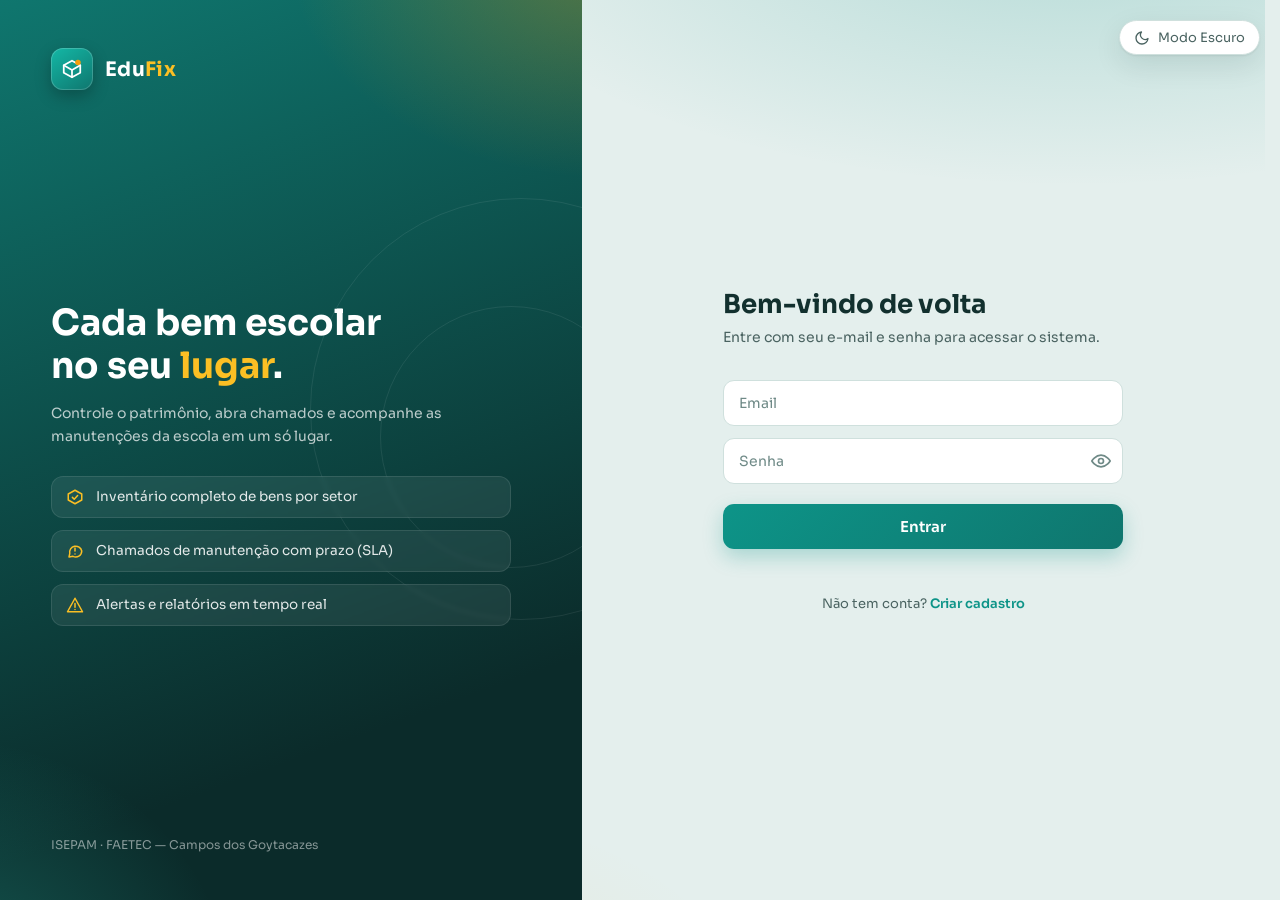
<file: Frontend/index.html>
<!DOCTYPE html>
<html lang="pt-br">
<head>
    <meta charset="UTF-8">
    <meta name="viewport" content="width=device-width, initial-scale=1.0">
    <title>EduFix — Login</title>
    <script>const t=localStorage.getItem('tema')||'light';document.documentElement.setAttribute('data-theme',t);</script>
    <script src="transicao.js"></script>
    <link rel="stylesheet" href="style.css">
</head>
<body class="auth-body">

<button class="theme-toggle-auth" onclick="alternarTema()"><svg viewBox="0 0 24 24" aria-hidden="true"><path d="M21 12.8A9 9 0 1 1 11.2 3a7 7 0 0 0 9.8 9.8z"/></svg><span>Modo Escuro</span></button>

<div class="auth-shell">
    <section class="auth-hero">
        <div class="marca"><span class="marca-icone"><svg viewBox="0 0 24 24" aria-hidden="true"><path d="M21 8l-9-5-9 5v8l9 5 9-5V8z"/><path d="M3 8l9 5 9-5M12 13v8"/><circle class="ponto" cx="18.5" cy="5" r="3"/></svg></span><div class="marca-nome">Edu<span>Fix</span></div></div>
        <div class="hero-texto">
            <h2>Cada bem escolar<br>no seu <em>lugar</em>.</h2>
            <p>Controle o patrimônio, abra chamados e acompanhe as manutenções da escola em um só lugar.</p>
            <ul class="hero-lista"><li><svg viewBox="0 0 24 24" aria-hidden="true"><path d="M21 8l-9-5-9 5v8l9 5 9-5V8z"/><path d="M8.5 12.5l2.5 2.5 4.5-5"/></svg><span>Inventário completo de bens por setor</span></li><li><svg viewBox="0 0 24 24" aria-hidden="true"><path d="M21 12a8 8 0 0 1-11.6 7.1L4 20l1-4.6A8 8 0 1 1 21 12z"/><path d="M12 8v4M12 16h.01"/></svg><span>Chamados de manutenção com prazo (SLA)</span></li><li><svg viewBox="0 0 24 24" aria-hidden="true"><path d="M12 3l10 18H2L12 3z"/><path d="M12 10v5M12 18h.01"/></svg><span>Alertas e relatórios em tempo real</span></li></ul>
        </div>
        <div class="hero-rodape">ISEPAM · FAETEC — Campos dos Goytacazes</div>
    </section>

    <section class="auth-painel">
        <div class="auth-card">
            <div class="auth-logo">
                <h1>Bem-vindo de volta</h1>
                <p>Entre com seu e-mail e senha para acessar o sistema.</p>
            </div>

            <input type="email" id="email" placeholder="Email" />
            <input type="password" id="senha" placeholder="Senha" />
            <button class="btn-primary" onclick="login()">Entrar</button>
            <p class="erro" id="erro"></p>

            <div class="auth-link">
                Não tem conta? <a onclick="window.location.href='cadastro.html'">Criar cadastro</a>
            </div>
        </div>
    </section>
</div>

<script src="script.js"></script>
</body>
</html>
</file>
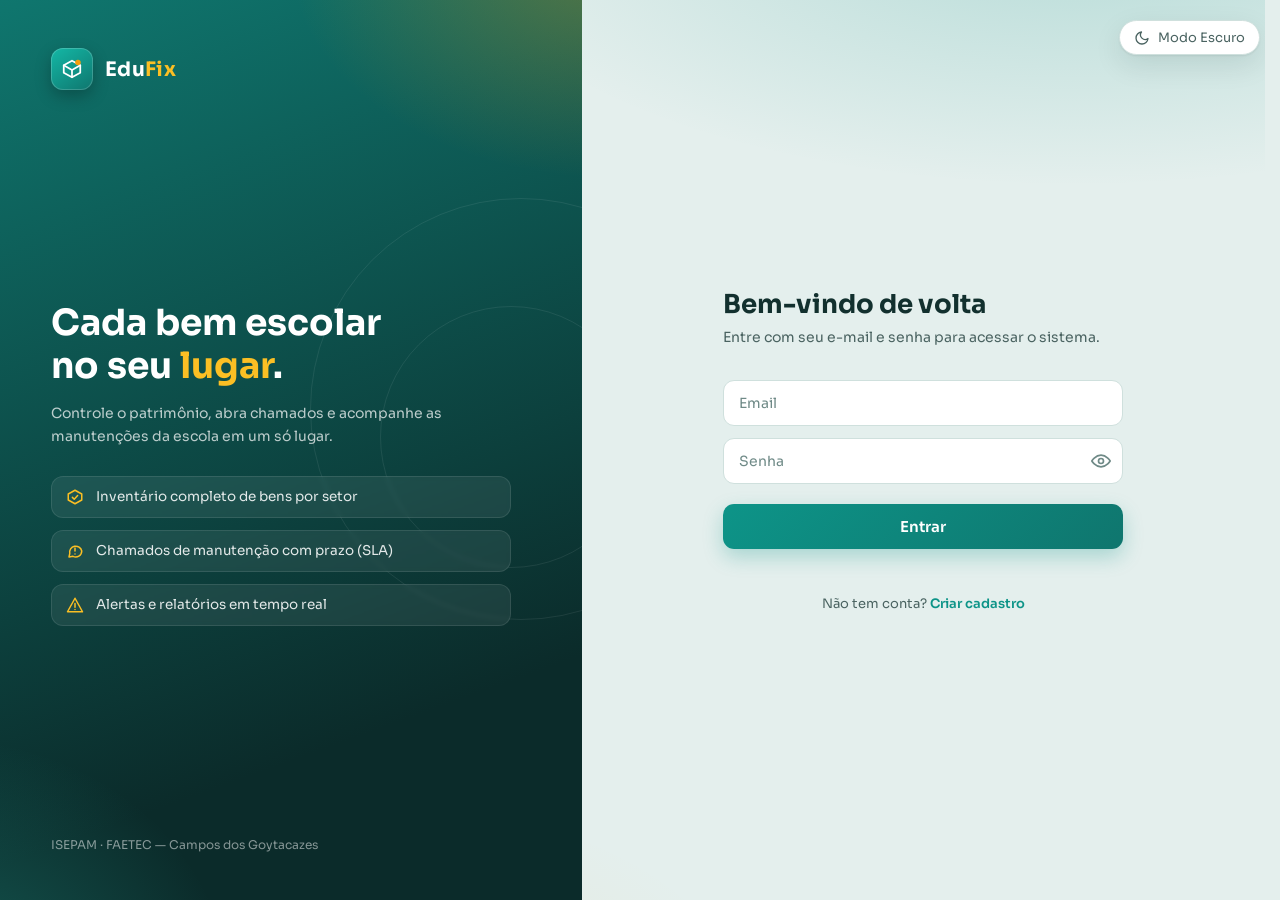
<file: Frontend/cadastrar-bem.html>
<!DOCTYPE html>
<html lang="pt-br">
<head>
    <meta charset="UTF-8">
    <meta name="viewport" content="width=device-width, initial-scale=1.0">
    <title>EduFix — Cadastrar Bem</title>
    <script>const t=localStorage.getItem('tema')||'light';document.documentElement.setAttribute('data-theme',t);try{const u=JSON.parse(localStorage.getItem('usuario')||'null');if(u&&u.tipo_usuario==='admin')document.documentElement.classList.add('is-admin');}catch(e){}</script>
    <script src="transicao.js"></script>
    <link rel="stylesheet" href="style.css">
</head>
<body>

<div class="layout">
    <aside class="sidebar" id="sidebar">
        <div class="marca">
            <span class="marca-icone"><svg viewBox="0 0 24 24" aria-hidden="true"><path d="M21 8l-9-5-9 5v8l9 5 9-5V8z"/><path d="M3 8l9 5 9-5M12 13v8"/><circle class="ponto" cx="18.5" cy="5" r="3"/></svg></span>
            <div><div class="marca-nome">Edu<span>Fix</span></div><small>Gestão patrimonial</small></div>
        </div>
        <div class="sidebar-brand">
            <div class="usuario-card">
                <div class="usuario-avatar" id="usuario-avatar">?</div>
                <div class="usuario-dados">
                    <div id="usuario-nome">Carregando...</div>
                    <div class="usuario-papel" id="usuario-papel">&nbsp;</div>
                </div>
            </div>
        </div>
        <nav class="sidebar-nav">
            <div class="nav-titulo">Menu</div>
            <a class="nav-item" href="dashboard.html"><svg viewBox="0 0 24 24" aria-hidden="true"><rect x="3" y="3" width="7" height="7" rx="1.5"/><rect x="14" y="3" width="7" height="7" rx="1.5"/><rect x="14" y="14" width="7" height="7" rx="1.5"/><rect x="3" y="14" width="7" height="7" rx="1.5"/></svg><span>Dashboard</span></a>
            <a class="nav-item" href="inventario.html"><svg viewBox="0 0 24 24" aria-hidden="true"><path d="M21 8l-9-5-9 5v8l9 5 9-5V8z"/><path d="M3 8l9 5 9-5M12 13v8"/></svg><span>Inventário</span></a>
            <a class="nav-item active" href="cadastrar-bem.html"><svg viewBox="0 0 24 24" aria-hidden="true"><circle cx="12" cy="12" r="9"/><path d="M12 8v8M8 12h8"/></svg><span>Cadastrar</span></a>
            <a class="nav-item" href="chamados.html"><svg viewBox="0 0 24 24" aria-hidden="true"><path d="M21 12a8 8 0 0 1-11.6 7.1L4 20l1-4.6A8 8 0 1 1 21 12z"/><path d="M12 8v4M12 16h.01"/></svg><span>Chamados</span></a>
            <a class="nav-item" href="manutencoes.html"><svg viewBox="0 0 24 24" aria-hidden="true"><path d="M14.7 6.3a4 4 0 0 0-5.4 5.4L3 18l3 3 6.3-6.3a4 4 0 0 0 5.4-5.4l-2.6 2.6-2.4-.6-.6-2.4z"/></svg><span>Manutenções</span></a>
            <a class="nav-item" href="consultas.html"><svg viewBox="0 0 24 24" aria-hidden="true"><circle cx="11" cy="11" r="7"/><path d="M21 21l-4.3-4.3"/></svg><span>Consultas</span></a>
            <a class="nav-item" href="relatorios.html"><svg viewBox="0 0 24 24" aria-hidden="true"><path d="M14 3H7a2 2 0 0 0-2 2v14a2 2 0 0 0 2 2h10a2 2 0 0 0 2-2V8z"/><path d="M14 3v5h5M9 13h6M9 17h6"/></svg><span>Relatórios</span></a>
            <a class="nav-item" data-so-admin href="usuarios.html"><svg viewBox="0 0 24 24" aria-hidden="true"><circle cx="9" cy="8" r="3.5"/><path d="M2.5 20a6.5 6.5 0 0 1 13 0"/><path d="M16 4.6a3.5 3.5 0 0 1 0 6.8M18 14.2a6.5 6.5 0 0 1 3.5 5.8"/></svg><span>Usuários</span></a>
        </nav>
        <div class="sidebar-footer">
            <button class="theme-toggle" onclick="alternarTema()"><svg viewBox="0 0 24 24" aria-hidden="true"><path d="M21 12.8A9 9 0 1 1 11.2 3a7 7 0 0 0 9.8 9.8z"/></svg><span>Modo Escuro</span></button>
            <a class="nav-item sair" onclick="sair()"><svg viewBox="0 0 24 24" aria-hidden="true"><path d="M9 21H5a2 2 0 0 1-2-2V5a2 2 0 0 1 2-2h4"/><path d="M16 17l5-5-5-5M21 12H9"/></svg><span>Sair</span></a>
        </div>
    </aside>
    <script>
    /* preenche nome/perfil do usuário já na montagem da página (evita o "Carregando..." e itens piscando) */
    try {
        const u = JSON.parse(localStorage.getItem('usuario') || 'null');
        if (u) {
            document.getElementById('usuario-nome').textContent = u.nome;
            document.getElementById('usuario-avatar').textContent = (u.nome || '?').trim().charAt(0).toUpperCase();
            document.getElementById('usuario-papel').textContent = u.tipo_usuario === 'admin' ? 'Administrador' : 'Usuário';
        }
    } catch (e) { /* sem localStorage */ }
    </script>
    <div class="sidebar-overlay" onclick="alternarMenu()"></div>
    <header class="topbar">
        <div class="marca"><span class="marca-icone"><svg viewBox="0 0 24 24" aria-hidden="true"><path d="M21 8l-9-5-9 5v8l9 5 9-5V8z"/><path d="M3 8l9 5 9-5M12 13v8"/><circle class="ponto" cx="18.5" cy="5" r="3"/></svg></span><div class="marca-nome">Edu<span>Fix</span></div></div>
        <button class="btn-menu" onclick="alternarMenu()" aria-label="Abrir menu"><svg viewBox="0 0 24 24" aria-hidden="true"><path d="M4 7h16M4 12h16M4 17h16"/></svg></button>
    </header>

    <main class="main">
      <div class="content-wrap">
        <h1 class="page-title">Novo Cadastro de Bem</h1>

        <div class="form-card">
            <div class="form-group">
                <input type="text" id="numero_patrimonio" placeholder="Número do Patrimônio *" inputmode="numeric" />
            </div>

            <div class="form-group">
                <input type="text" id="nome" placeholder="Nome do Item *" />
            </div>

            <div class="form-group">
                <input type="text" id="descricao" placeholder="Descrição" />
            </div>

            <div class="form-group">
                <input type="text" id="localizacao" placeholder="Localização" />
            </div>

            <div class="form-group">
                <label>Estado de Conservação:</label>
                <select id="estado_conservacao">
                    <option value="otimo">Ótimo</option>
                    <option value="bom" selected>Bom</option>
                    <option value="regular">Regular</option>
                    <option value="ruim">Ruim</option>
                    <option value="inutilizavel">Inutilizável</option>
                </select>
            </div>

            <div class="form-group">
                <label>Categoria:</label>
                <select id="categoria">
                    <option value="Informatica">Informática</option>
                    <option value="Mobiliario">Mobiliário</option>
                    <option value="Climatizacao">Climatização</option>
                    <option value="Eletrodomestico">Eletrodoméstico</option>
                    <option value="Outro">Outro</option>
                </select>
            </div>

            <div class="form-group">
                <label>Status:</label>
                <!-- "Em manutenção" não aparece aqui: o banco só define esse status quando há uma manutenção em andamento -->
                <select id="status">
                    <option value="disponivel" selected>Disponível</option>
                    <option value="em_uso">Em Uso</option>
                    <option value="inativo">Inativo</option>
                </select>
            </div>

            <div class="form-group">
                <label>Data de Aquisição: *</label>
                <input type="date" id="data_aquisicao" />
            </div>

            <button class="btn-save" onclick="salvarBem()" style="width: 100%; padding: 13px;">Salvar Bem</button>
            <p class="erro" id="erro" style="margin-top: 10px;"></p>
        </div>
      </div>
    </main>
</div>

<script src="script.js"></script>
</body>
</html>
</file>
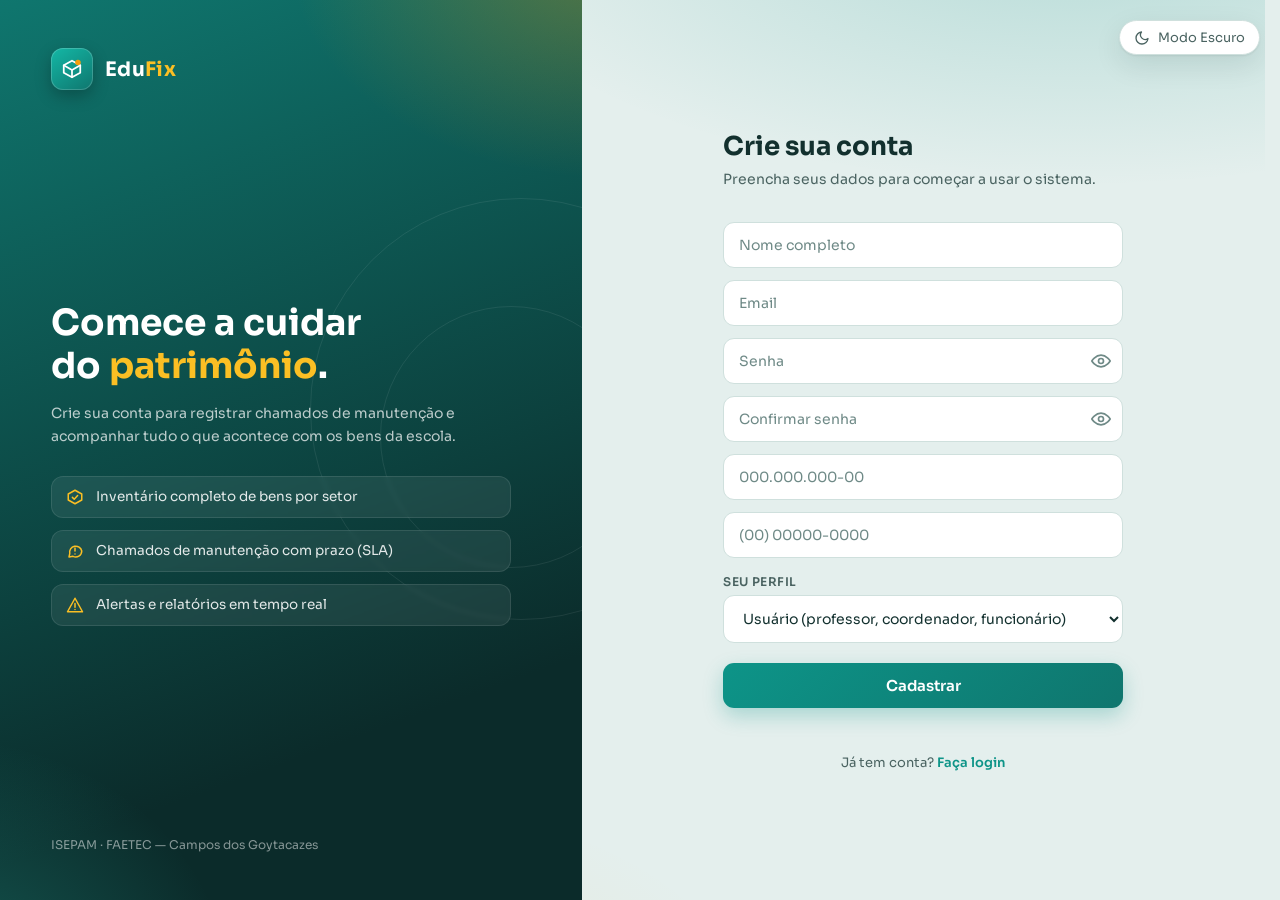
<file: Frontend/cadastro.html>
<!DOCTYPE html>
<html lang="pt-br">
<head>
    <meta charset="UTF-8">
    <meta name="viewport" content="width=device-width, initial-scale=1.0">
    <title>EduFix — Cadastro</title>
    <script>const t=localStorage.getItem('tema')||'light';document.documentElement.setAttribute('data-theme',t);</script>
    <script src="transicao.js"></script>
    <link rel="stylesheet" href="style.css">
</head>
<body class="auth-body">

<button class="theme-toggle-auth" onclick="alternarTema()"><svg viewBox="0 0 24 24" aria-hidden="true"><path d="M21 12.8A9 9 0 1 1 11.2 3a7 7 0 0 0 9.8 9.8z"/></svg><span>Modo Escuro</span></button>

<div class="auth-shell">
    <section class="auth-hero">
        <div class="marca"><span class="marca-icone"><svg viewBox="0 0 24 24" aria-hidden="true"><path d="M21 8l-9-5-9 5v8l9 5 9-5V8z"/><path d="M3 8l9 5 9-5M12 13v8"/><circle class="ponto" cx="18.5" cy="5" r="3"/></svg></span><div class="marca-nome">Edu<span>Fix</span></div></div>
        <div class="hero-texto">
            <h2>Comece a cuidar<br>do <em>patrimônio</em>.</h2>
            <p>Crie sua conta para registrar chamados de manutenção e acompanhar tudo o que acontece com os bens da escola.</p>
            <ul class="hero-lista"><li><svg viewBox="0 0 24 24" aria-hidden="true"><path d="M21 8l-9-5-9 5v8l9 5 9-5V8z"/><path d="M8.5 12.5l2.5 2.5 4.5-5"/></svg><span>Inventário completo de bens por setor</span></li><li><svg viewBox="0 0 24 24" aria-hidden="true"><path d="M21 12a8 8 0 0 1-11.6 7.1L4 20l1-4.6A8 8 0 1 1 21 12z"/><path d="M12 8v4M12 16h.01"/></svg><span>Chamados de manutenção com prazo (SLA)</span></li><li><svg viewBox="0 0 24 24" aria-hidden="true"><path d="M12 3l10 18H2L12 3z"/><path d="M12 10v5M12 18h.01"/></svg><span>Alertas e relatórios em tempo real</span></li></ul>
        </div>
        <div class="hero-rodape">ISEPAM · FAETEC — Campos dos Goytacazes</div>
    </section>

    <section class="auth-painel">
        <div class="auth-card">
            <div class="auth-logo">
                <h1>Crie sua conta</h1>
                <p>Preencha seus dados para começar a usar o sistema.</p>
            </div>

            <input type="text" id="nome" placeholder="Nome completo" />
            <input type="email" id="email" placeholder="Email" />
            <input type="password" id="senha" placeholder="Senha" autocomplete="new-password" />
            <input type="password" id="confirmar_senha" placeholder="Confirmar senha" autocomplete="new-password" />
            <input type="text" id="cpf" placeholder="CPF" />
            <input type="text" id="telefone" placeholder="Telefone" />
            <label class="rotulo-perfil" for="perfil">Seu perfil</label>
            <select id="perfil">
                <option value="usuario">Usuário (professor, coordenador, funcionário)</option>
                <option value="administrador">Administrador</option>
            </select>
            <p class="aviso-perfil" id="aviso-perfil" hidden>O perfil de administrador precisa da aprovação de outro administrador. Até lá, sua conta funciona como usuário comum.</p>
            <button class="btn-primary" onclick="cadastrar()">Cadastrar</button>
            <p class="erro" id="erro"></p>

            <div class="auth-link">
                Já tem conta? <a onclick="window.location.href='index.html'">Faça login</a>
            </div>
        </div>
    </section>
</div>

<script src="script.js"></script>
<script>
    // mostra o aviso de aprovação quando a pessoa escolhe técnico ou administrador
    document.getElementById('perfil').addEventListener('change', e => {
        document.getElementById('aviso-perfil').hidden = e.target.value === 'usuario';
    });
</script>
</body>
</html>
</file>
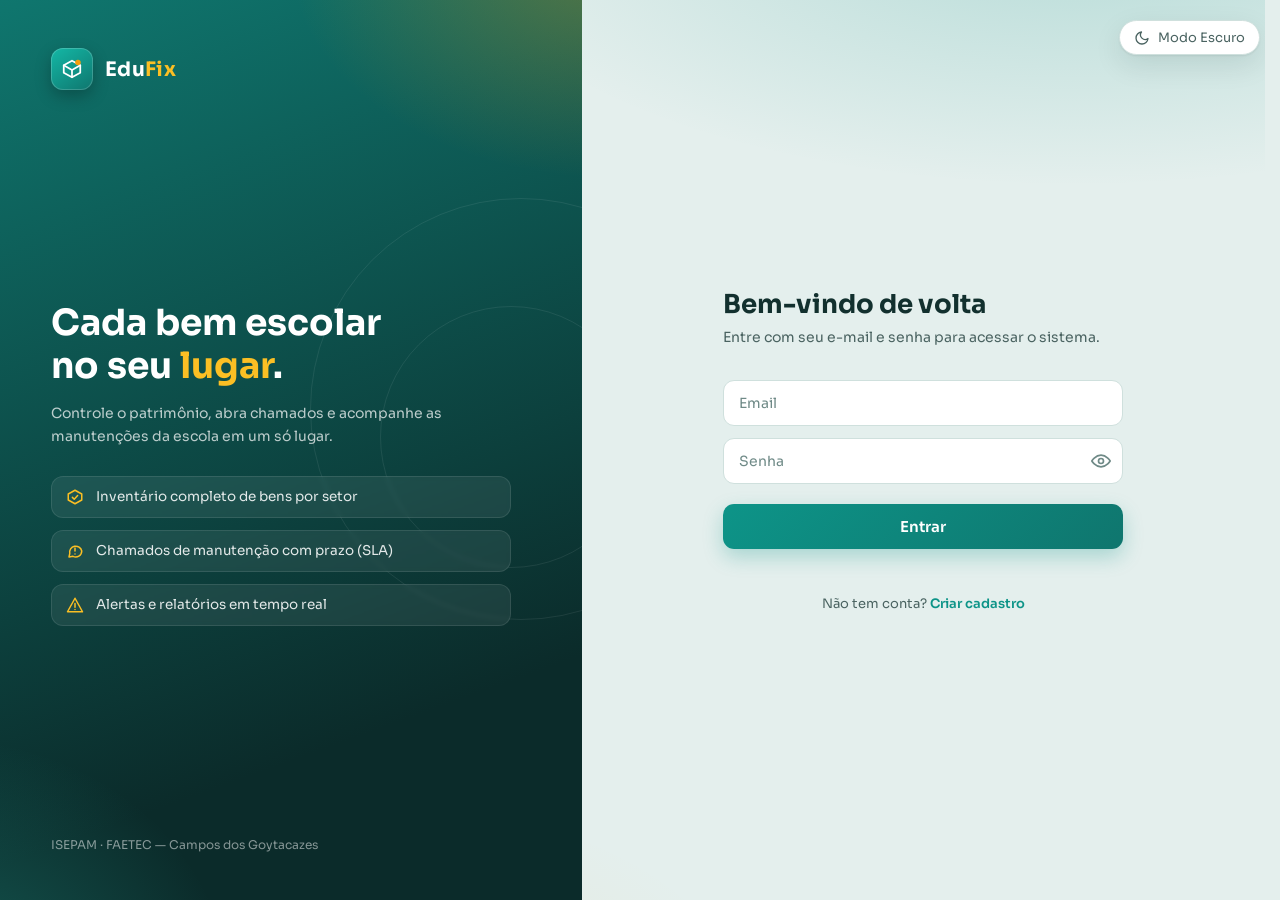
<file: Frontend/chamados.html>
<!DOCTYPE html>
<html lang="pt-br">
<head>
    <meta charset="UTF-8">
    <meta name="viewport" content="width=device-width, initial-scale=1.0">
    <title>EduFix — Chamados</title>
    <script>const t=localStorage.getItem('tema')||'light';document.documentElement.setAttribute('data-theme',t);try{const u=JSON.parse(localStorage.getItem('usuario')||'null');if(u&&u.tipo_usuario==='admin')document.documentElement.classList.add('is-admin');}catch(e){}</script>
    <script src="transicao.js"></script>
    <link rel="stylesheet" href="style.css">
</head>
<body>

<div class="layout">
    <aside class="sidebar" id="sidebar">
        <div class="marca">
            <span class="marca-icone"><svg viewBox="0 0 24 24" aria-hidden="true"><path d="M21 8l-9-5-9 5v8l9 5 9-5V8z"/><path d="M3 8l9 5 9-5M12 13v8"/><circle class="ponto" cx="18.5" cy="5" r="3"/></svg></span>
            <div><div class="marca-nome">Edu<span>Fix</span></div><small>Gestão patrimonial</small></div>
        </div>
        <div class="sidebar-brand">
            <div class="usuario-card">
                <div class="usuario-avatar" id="usuario-avatar">?</div>
                <div class="usuario-dados">
                    <div id="usuario-nome">Carregando...</div>
                    <div class="usuario-papel" id="usuario-papel">&nbsp;</div>
                </div>
            </div>
        </div>
        <nav class="sidebar-nav">
            <div class="nav-titulo">Menu</div>
            <a class="nav-item" href="dashboard.html"><svg viewBox="0 0 24 24" aria-hidden="true"><rect x="3" y="3" width="7" height="7" rx="1.5"/><rect x="14" y="3" width="7" height="7" rx="1.5"/><rect x="14" y="14" width="7" height="7" rx="1.5"/><rect x="3" y="14" width="7" height="7" rx="1.5"/></svg><span>Dashboard</span></a>
            <a class="nav-item" href="inventario.html"><svg viewBox="0 0 24 24" aria-hidden="true"><path d="M21 8l-9-5-9 5v8l9 5 9-5V8z"/><path d="M3 8l9 5 9-5M12 13v8"/></svg><span>Inventário</span></a>
            <a class="nav-item" href="cadastrar-bem.html"><svg viewBox="0 0 24 24" aria-hidden="true"><circle cx="12" cy="12" r="9"/><path d="M12 8v8M8 12h8"/></svg><span>Cadastrar</span></a>
            <a class="nav-item active" href="chamados.html"><svg viewBox="0 0 24 24" aria-hidden="true"><path d="M21 12a8 8 0 0 1-11.6 7.1L4 20l1-4.6A8 8 0 1 1 21 12z"/><path d="M12 8v4M12 16h.01"/></svg><span>Chamados</span></a>
            <a class="nav-item" href="manutencoes.html"><svg viewBox="0 0 24 24" aria-hidden="true"><path d="M14.7 6.3a4 4 0 0 0-5.4 5.4L3 18l3 3 6.3-6.3a4 4 0 0 0 5.4-5.4l-2.6 2.6-2.4-.6-.6-2.4z"/></svg><span>Manutenções</span></a>
            <a class="nav-item" href="consultas.html"><svg viewBox="0 0 24 24" aria-hidden="true"><circle cx="11" cy="11" r="7"/><path d="M21 21l-4.3-4.3"/></svg><span>Consultas</span></a>
            <a class="nav-item" href="relatorios.html"><svg viewBox="0 0 24 24" aria-hidden="true"><path d="M14 3H7a2 2 0 0 0-2 2v14a2 2 0 0 0 2 2h10a2 2 0 0 0 2-2V8z"/><path d="M14 3v5h5M9 13h6M9 17h6"/></svg><span>Relatórios</span></a>
            <a class="nav-item" data-so-admin href="usuarios.html"><svg viewBox="0 0 24 24" aria-hidden="true"><circle cx="9" cy="8" r="3.5"/><path d="M2.5 20a6.5 6.5 0 0 1 13 0"/><path d="M16 4.6a3.5 3.5 0 0 1 0 6.8M18 14.2a6.5 6.5 0 0 1 3.5 5.8"/></svg><span>Usuários</span></a>
        </nav>
        <div class="sidebar-footer">
            <button class="theme-toggle" onclick="alternarTema()"><svg viewBox="0 0 24 24" aria-hidden="true"><path d="M21 12.8A9 9 0 1 1 11.2 3a7 7 0 0 0 9.8 9.8z"/></svg><span>Modo Escuro</span></button>
            <a class="nav-item sair" onclick="sair()"><svg viewBox="0 0 24 24" aria-hidden="true"><path d="M9 21H5a2 2 0 0 1-2-2V5a2 2 0 0 1 2-2h4"/><path d="M16 17l5-5-5-5M21 12H9"/></svg><span>Sair</span></a>
        </div>
    </aside>
    <script>
    /* preenche nome/perfil do usuário já na montagem da página (evita o "Carregando..." e itens piscando) */
    try {
        const u = JSON.parse(localStorage.getItem('usuario') || 'null');
        if (u) {
            document.getElementById('usuario-nome').textContent = u.nome;
            document.getElementById('usuario-avatar').textContent = (u.nome || '?').trim().charAt(0).toUpperCase();
            document.getElementById('usuario-papel').textContent = u.tipo_usuario === 'admin' ? 'Administrador' : 'Usuário';
        }
    } catch (e) { /* sem localStorage */ }
    </script>
    <div class="sidebar-overlay" onclick="alternarMenu()"></div>
    <header class="topbar">
        <div class="marca"><span class="marca-icone"><svg viewBox="0 0 24 24" aria-hidden="true"><path d="M21 8l-9-5-9 5v8l9 5 9-5V8z"/><path d="M3 8l9 5 9-5M12 13v8"/><circle class="ponto" cx="18.5" cy="5" r="3"/></svg></span><div class="marca-nome">Edu<span>Fix</span></div></div>
        <button class="btn-menu" onclick="alternarMenu()" aria-label="Abrir menu"><svg viewBox="0 0 24 24" aria-hidden="true"><path d="M4 7h16M4 12h16M4 17h16"/></svg></button>
    </header>

    <main class="main">
      <div class="content-wrap">
        <h1 class="page-title">Chamados de Manutenção</h1>

        <div class="form-card" style="max-width: 100%; margin-bottom: 24px;">
            <div class="form-group">
                <input type="text" id="patrimonio-chamado" placeholder="Nº do Patrimônio *" inputmode="numeric" />
            </div>
            <div class="form-group">
                <input type="text" id="descricao-chamado" placeholder="Descrição do problema * (mín. 10 caracteres)" />
            </div>
            <div class="form-group">
                <label>Prioridade:</label>
                <!-- Valores alinhados com ENUM do banco: baixa, media, alta, critica -->
                <select id="prioridade-chamado">
                    <option value="automatica">Automática (o sistema sugere)</option>
                    <option value="baixa">Baixa</option>
                    <option value="media" selected>Média</option>
                    <option value="alta">Alta</option>
                    <option value="critica">Crítica</option>
                </select>
            </div>
            <button class="btn-save" onclick="abrirChamado()" style="width: 100%; padding: 12px;">Abrir Chamado</button>
        </div>

        <!-- Filtros: valores alinhados com ENUM do banco -->
        <div class="filtros-chamado">
            <button class="filtro-btn active" onclick="filtrarChamados('todos', this)">Todos</button>
            <button class="filtro-btn" onclick="filtrarChamados('aberto', this)">Aberto</button>
            <button class="filtro-btn" onclick="filtrarChamados('em_analise', this)">Em Análise</button>
            <button class="filtro-btn" onclick="filtrarChamados('em_execucao', this)">Em Execução</button>
            <button class="filtro-btn" onclick="filtrarChamados('concluido', this)">Concluído</button>
        </div>

        <div class="recent-card" style="margin-top: 20px;">
            <div id="lista-chamados" class="recent-empty">Carregando chamados...</div>
        </div>
      </div>
    </main>
</div>


<script src="script.js"></script>
<script src="modulos.js"></script>
</body>
</html>
</file>
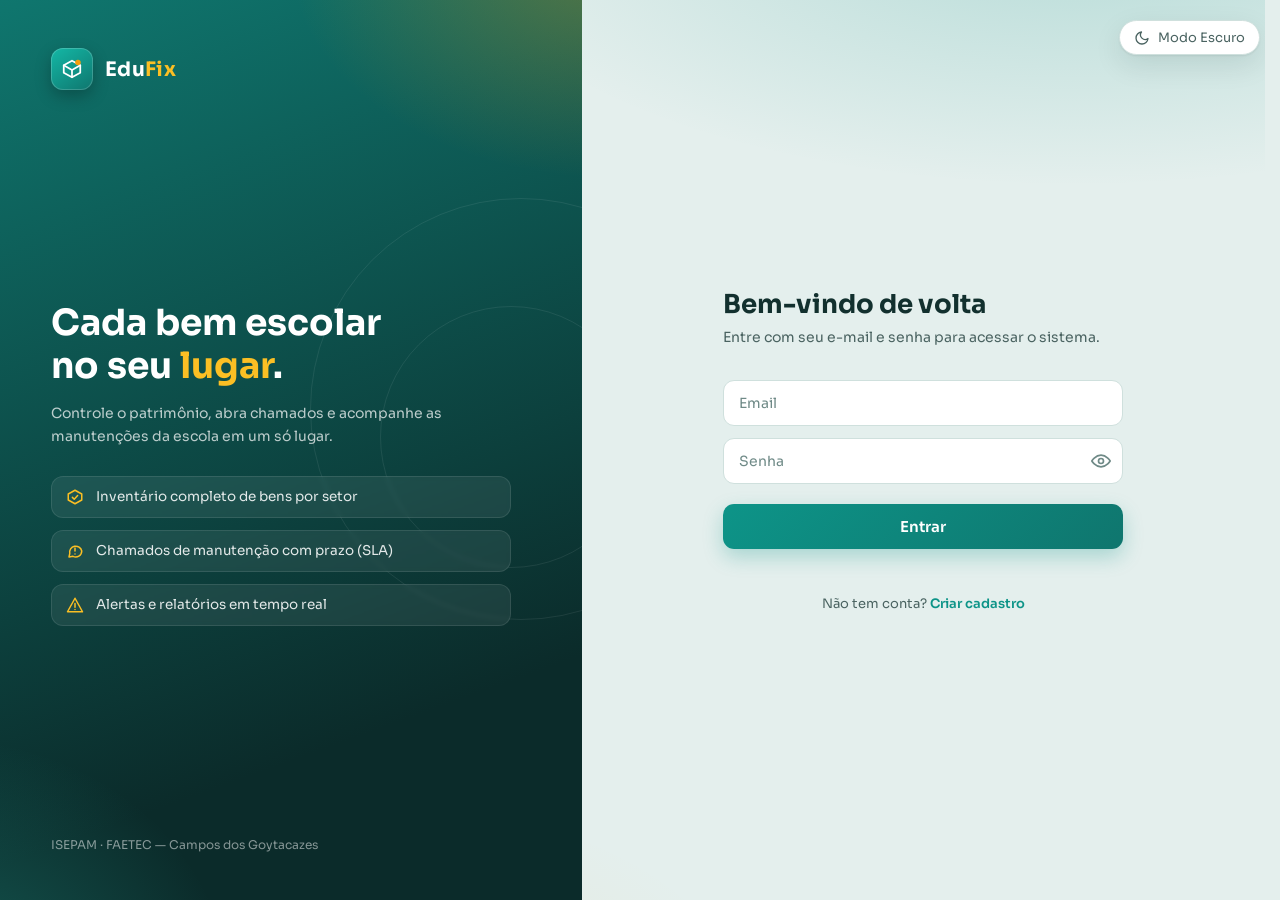
<file: Frontend/consultas.html>
<!DOCTYPE html>
<html lang="pt-br">
<head>
    <meta charset="UTF-8">
    <meta name="viewport" content="width=device-width, initial-scale=1.0">
    <title>EduFix — Consultas</title>
    <script>const t=localStorage.getItem('tema')||'light';document.documentElement.setAttribute('data-theme',t);try{const u=JSON.parse(localStorage.getItem('usuario')||'null');if(u&&u.tipo_usuario==='admin')document.documentElement.classList.add('is-admin');}catch(e){}</script>
    <script src="transicao.js"></script>
    <link rel="stylesheet" href="style.css">
</head>
<body>

<div class="layout">
    <aside class="sidebar" id="sidebar">
        <div class="marca">
            <span class="marca-icone"><svg viewBox="0 0 24 24" aria-hidden="true"><path d="M21 8l-9-5-9 5v8l9 5 9-5V8z"/><path d="M3 8l9 5 9-5M12 13v8"/><circle class="ponto" cx="18.5" cy="5" r="3"/></svg></span>
            <div><div class="marca-nome">Edu<span>Fix</span></div><small>Gestão patrimonial</small></div>
        </div>
        <div class="sidebar-brand">
            <div class="usuario-card">
                <div class="usuario-avatar" id="usuario-avatar">?</div>
                <div class="usuario-dados">
                    <div id="usuario-nome">Carregando...</div>
                    <div class="usuario-papel" id="usuario-papel">&nbsp;</div>
                </div>
            </div>
        </div>
        <nav class="sidebar-nav">
            <div class="nav-titulo">Menu</div>
            <a class="nav-item" href="dashboard.html"><svg viewBox="0 0 24 24" aria-hidden="true"><rect x="3" y="3" width="7" height="7" rx="1.5"/><rect x="14" y="3" width="7" height="7" rx="1.5"/><rect x="14" y="14" width="7" height="7" rx="1.5"/><rect x="3" y="14" width="7" height="7" rx="1.5"/></svg><span>Dashboard</span></a>
            <a class="nav-item" href="inventario.html"><svg viewBox="0 0 24 24" aria-hidden="true"><path d="M21 8l-9-5-9 5v8l9 5 9-5V8z"/><path d="M3 8l9 5 9-5M12 13v8"/></svg><span>Inventário</span></a>
            <a class="nav-item" href="cadastrar-bem.html"><svg viewBox="0 0 24 24" aria-hidden="true"><circle cx="12" cy="12" r="9"/><path d="M12 8v8M8 12h8"/></svg><span>Cadastrar</span></a>
            <a class="nav-item" href="chamados.html"><svg viewBox="0 0 24 24" aria-hidden="true"><path d="M21 12a8 8 0 0 1-11.6 7.1L4 20l1-4.6A8 8 0 1 1 21 12z"/><path d="M12 8v4M12 16h.01"/></svg><span>Chamados</span></a>
            <a class="nav-item" href="manutencoes.html"><svg viewBox="0 0 24 24" aria-hidden="true"><path d="M14.7 6.3a4 4 0 0 0-5.4 5.4L3 18l3 3 6.3-6.3a4 4 0 0 0 5.4-5.4l-2.6 2.6-2.4-.6-.6-2.4z"/></svg><span>Manutenções</span></a>
            <a class="nav-item active" href="consultas.html"><svg viewBox="0 0 24 24" aria-hidden="true"><circle cx="11" cy="11" r="7"/><path d="M21 21l-4.3-4.3"/></svg><span>Consultas</span></a>
            <a class="nav-item" href="relatorios.html"><svg viewBox="0 0 24 24" aria-hidden="true"><path d="M14 3H7a2 2 0 0 0-2 2v14a2 2 0 0 0 2 2h10a2 2 0 0 0 2-2V8z"/><path d="M14 3v5h5M9 13h6M9 17h6"/></svg><span>Relatórios</span></a>
            <a class="nav-item" data-so-admin href="usuarios.html"><svg viewBox="0 0 24 24" aria-hidden="true"><circle cx="9" cy="8" r="3.5"/><path d="M2.5 20a6.5 6.5 0 0 1 13 0"/><path d="M16 4.6a3.5 3.5 0 0 1 0 6.8M18 14.2a6.5 6.5 0 0 1 3.5 5.8"/></svg><span>Usuários</span></a>
        </nav>
        <div class="sidebar-footer">
            <button class="theme-toggle" onclick="alternarTema()"><svg viewBox="0 0 24 24" aria-hidden="true"><path d="M21 12.8A9 9 0 1 1 11.2 3a7 7 0 0 0 9.8 9.8z"/></svg><span>Modo Escuro</span></button>
            <a class="nav-item sair" onclick="sair()"><svg viewBox="0 0 24 24" aria-hidden="true"><path d="M9 21H5a2 2 0 0 1-2-2V5a2 2 0 0 1 2-2h4"/><path d="M16 17l5-5-5-5M21 12H9"/></svg><span>Sair</span></a>
        </div>
    </aside>
    <script>
    /* preenche nome/perfil do usuário já na montagem da página (evita o "Carregando..." e itens piscando) */
    try {
        const u = JSON.parse(localStorage.getItem('usuario') || 'null');
        if (u) {
            document.getElementById('usuario-nome').textContent = u.nome;
            document.getElementById('usuario-avatar').textContent = (u.nome || '?').trim().charAt(0).toUpperCase();
            document.getElementById('usuario-papel').textContent = u.tipo_usuario === 'admin' ? 'Administrador' : 'Usuário';
        }
    } catch (e) { /* sem localStorage */ }
    </script>
    <div class="sidebar-overlay" onclick="alternarMenu()"></div>
    <header class="topbar">
        <div class="marca"><span class="marca-icone"><svg viewBox="0 0 24 24" aria-hidden="true"><path d="M21 8l-9-5-9 5v8l9 5 9-5V8z"/><path d="M3 8l9 5 9-5M12 13v8"/><circle class="ponto" cx="18.5" cy="5" r="3"/></svg></span><div class="marca-nome">Edu<span>Fix</span></div></div>
        <button class="btn-menu" onclick="alternarMenu()" aria-label="Abrir menu"><svg viewBox="0 0 24 24" aria-hidden="true"><path d="M4 7h16M4 12h16M4 17h16"/></svg></button>
    </header>

    <main class="main">
      <div class="content-wrap">

        <h1 class="page-title">Consultas</h1>
        <p class="page-sub">Escolha o tipo de consulta, selecione uma e veja o resultado. Dá para ajustar os filtros, exportar em CSV ou PDF.</p>

        <div class="consultas-layout">
            <aside class="consultas-lista" id="consultas-lista" aria-label="Lista de consultas">
                <div class="recent-empty">Carregando...</div>
            </aside>

            <section class="consulta-painel" id="consulta-painel">
                <div class="recent-empty">Selecione uma consulta acima.</div>
            </section>
        </div>
      </div>
    </main>
</div>

<script src="chart.umd.min.js"></script>
<script src="script.js"></script>
<script src="modulos.js"></script>
</body>
</html>
</file>
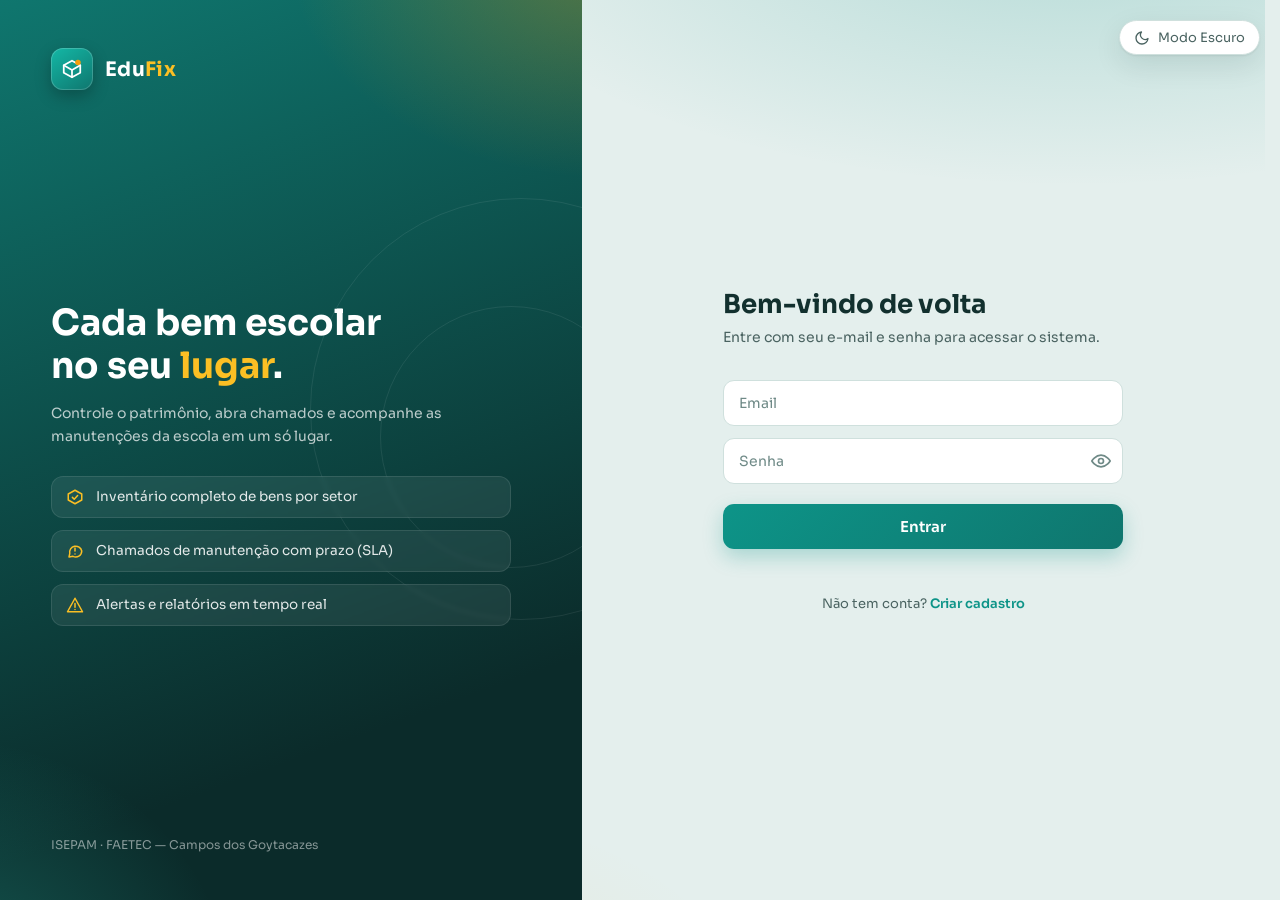
<file: Frontend/dashboard.html>
<!DOCTYPE html>
<html lang="pt-br">
<head>
    <meta charset="UTF-8">
    <meta name="viewport" content="width=device-width, initial-scale=1.0">
    <title>EduFix — Dashboard</title>
    <script>const t=localStorage.getItem('tema')||'light';document.documentElement.setAttribute('data-theme',t);try{const u=JSON.parse(localStorage.getItem('usuario')||'null');if(u&&u.tipo_usuario==='admin')document.documentElement.classList.add('is-admin');}catch(e){}</script>
    <script src="transicao.js"></script>
    <link rel="stylesheet" href="style.css">
</head>
<body>

<div class="layout">
    <aside class="sidebar" id="sidebar">
        <div class="marca">
            <span class="marca-icone"><svg viewBox="0 0 24 24" aria-hidden="true"><path d="M21 8l-9-5-9 5v8l9 5 9-5V8z"/><path d="M3 8l9 5 9-5M12 13v8"/><circle class="ponto" cx="18.5" cy="5" r="3"/></svg></span>
            <div><div class="marca-nome">Edu<span>Fix</span></div><small>Gestão patrimonial</small></div>
        </div>
        <div class="sidebar-brand">
            <div class="usuario-card">
                <div class="usuario-avatar" id="usuario-avatar">?</div>
                <div class="usuario-dados">
                    <div id="usuario-nome">Carregando...</div>
                    <div class="usuario-papel" id="usuario-papel">&nbsp;</div>
                </div>
            </div>
        </div>
        <nav class="sidebar-nav">
            <div class="nav-titulo">Menu</div>
            <a class="nav-item active" href="dashboard.html"><svg viewBox="0 0 24 24" aria-hidden="true"><rect x="3" y="3" width="7" height="7" rx="1.5"/><rect x="14" y="3" width="7" height="7" rx="1.5"/><rect x="14" y="14" width="7" height="7" rx="1.5"/><rect x="3" y="14" width="7" height="7" rx="1.5"/></svg><span>Dashboard</span></a>
            <a class="nav-item" href="inventario.html"><svg viewBox="0 0 24 24" aria-hidden="true"><path d="M21 8l-9-5-9 5v8l9 5 9-5V8z"/><path d="M3 8l9 5 9-5M12 13v8"/></svg><span>Inventário</span></a>
            <a class="nav-item" href="cadastrar-bem.html"><svg viewBox="0 0 24 24" aria-hidden="true"><circle cx="12" cy="12" r="9"/><path d="M12 8v8M8 12h8"/></svg><span>Cadastrar</span></a>
            <a class="nav-item" href="chamados.html"><svg viewBox="0 0 24 24" aria-hidden="true"><path d="M21 12a8 8 0 0 1-11.6 7.1L4 20l1-4.6A8 8 0 1 1 21 12z"/><path d="M12 8v4M12 16h.01"/></svg><span>Chamados</span></a>
            <a class="nav-item" href="manutencoes.html"><svg viewBox="0 0 24 24" aria-hidden="true"><path d="M14.7 6.3a4 4 0 0 0-5.4 5.4L3 18l3 3 6.3-6.3a4 4 0 0 0 5.4-5.4l-2.6 2.6-2.4-.6-.6-2.4z"/></svg><span>Manutenções</span></a>
            <a class="nav-item" href="consultas.html"><svg viewBox="0 0 24 24" aria-hidden="true"><circle cx="11" cy="11" r="7"/><path d="M21 21l-4.3-4.3"/></svg><span>Consultas</span></a>
            <a class="nav-item" href="relatorios.html"><svg viewBox="0 0 24 24" aria-hidden="true"><path d="M14 3H7a2 2 0 0 0-2 2v14a2 2 0 0 0 2 2h10a2 2 0 0 0 2-2V8z"/><path d="M14 3v5h5M9 13h6M9 17h6"/></svg><span>Relatórios</span></a>
            <a class="nav-item" data-so-admin href="usuarios.html"><svg viewBox="0 0 24 24" aria-hidden="true"><circle cx="9" cy="8" r="3.5"/><path d="M2.5 20a6.5 6.5 0 0 1 13 0"/><path d="M16 4.6a3.5 3.5 0 0 1 0 6.8M18 14.2a6.5 6.5 0 0 1 3.5 5.8"/></svg><span>Usuários</span></a>
        </nav>
        <div class="sidebar-footer">
            <button class="theme-toggle" onclick="alternarTema()"><svg viewBox="0 0 24 24" aria-hidden="true"><path d="M21 12.8A9 9 0 1 1 11.2 3a7 7 0 0 0 9.8 9.8z"/></svg><span>Modo Escuro</span></button>
            <a class="nav-item sair" onclick="sair()"><svg viewBox="0 0 24 24" aria-hidden="true"><path d="M9 21H5a2 2 0 0 1-2-2V5a2 2 0 0 1 2-2h4"/><path d="M16 17l5-5-5-5M21 12H9"/></svg><span>Sair</span></a>
        </div>
    </aside>
    <script>
    /* preenche nome/perfil do usuário já na montagem da página (evita o "Carregando..." e itens piscando) */
    try {
        const u = JSON.parse(localStorage.getItem('usuario') || 'null');
        if (u) {
            document.getElementById('usuario-nome').textContent = u.nome;
            document.getElementById('usuario-avatar').textContent = (u.nome || '?').trim().charAt(0).toUpperCase();
            document.getElementById('usuario-papel').textContent = u.tipo_usuario === 'admin' ? 'Administrador' : 'Usuário';
        }
    } catch (e) { /* sem localStorage */ }
    </script>
    <div class="sidebar-overlay" onclick="alternarMenu()"></div>
    <header class="topbar">
        <div class="marca"><span class="marca-icone"><svg viewBox="0 0 24 24" aria-hidden="true"><path d="M21 8l-9-5-9 5v8l9 5 9-5V8z"/><path d="M3 8l9 5 9-5M12 13v8"/><circle class="ponto" cx="18.5" cy="5" r="3"/></svg></span><div class="marca-nome">Edu<span>Fix</span></div></div>
        <button class="btn-menu" onclick="alternarMenu()" aria-label="Abrir menu"><svg viewBox="0 0 24 24" aria-hidden="true"><path d="M4 7h16M4 12h16M4 17h16"/></svg></button>
    </header>

    <main class="main">
      <div class="content-wrap">
        <h1 class="page-title">Dashboard</h1>

        <div class="cards-grid">
            <div class="card card-clicavel" data-grafico-alvo="chart-card-equipamentos" tabindex="0">
                <div class="card-icone "><svg viewBox="0 0 24 24" aria-hidden="true"><path d="M21 8l-9-5-9 5v8l9 5 9-5V8z"/><path d="M8.5 12.5l2.5 2.5 4.5-5"/></svg></div>
                <div class="card-number" id="total-itens">0</div>
                <div class="card-label">Itens Totais</div>
            </div>
            <div class="card card-clicavel" data-grafico-alvo="chart-card-chamados-status" tabindex="0">
                <div class="card-icone ambar"><svg viewBox="0 0 24 24" aria-hidden="true"><path d="M21 12a8 8 0 0 1-11.6 7.1L4 20l1-4.6A8 8 0 1 1 21 12z"/><path d="M12 8v4M12 16h.01"/></svg></div>
                <div class="card-number" id="total-chamados">0</div>
                <div class="card-label">Chamados Totais</div>
            </div>
            <div class="card card-clicavel" data-grafico-alvo="chart-card-equipamentos" data-destacar-fatia="Em Manutenção" tabindex="0">
                <div class="card-icone "><svg viewBox="0 0 24 24" aria-hidden="true"><path d="M14.7 6.3a4 4 0 0 0-5.4 5.4L3 18l3 3 6.3-6.3a4 4 0 0 0 5.4-5.4l-2.6 2.6-2.4-.6-.6-2.4z"/></svg></div>
                <div class="card-number" id="em-manutencao">0</div>
                <div class="card-label">Em Manutenção</div>
            </div>
        </div>

        <div class="charts-grid">
            <div class="chart-card" id="chart-card-equipamentos">
                <h3>Equipamentos por status</h3>
                <div class="chart-card-corpo">
                    <canvas id="grafico-equipamentos" height="220"></canvas>
                    <p class="chart-vazio" id="grafico-equipamentos-vazio" hidden>Nenhum equipamento cadastrado ainda.</p>
                </div>
            </div>
            <div class="chart-card" id="chart-card-chamados-status">
                <h3>Chamados por status</h3>
                <div class="chart-card-corpo">
                    <canvas id="grafico-chamados-status" height="220"></canvas>
                    <p class="chart-vazio" id="grafico-chamados-status-vazio" hidden>Nenhum chamado registrado ainda.</p>
                </div>
            </div>
        </div>

        <div class="recent-card">
            <h3>Atividades Recentes</h3>
            <div class="recent-empty">Nenhuma atividade recente.</div>
        </div>

        <div class="recent-card" style="margin-top: 16px;">
            <h3>Alertas operacionais</h3>
            <div id="lista-alertas" class="recent-empty">Carregando alertas...</div>
        </div>
      </div>
    </main>
</div>

<script src="chart.umd.min.js"></script>
<script src="script.js"></script>
</body>
</html>
</file>
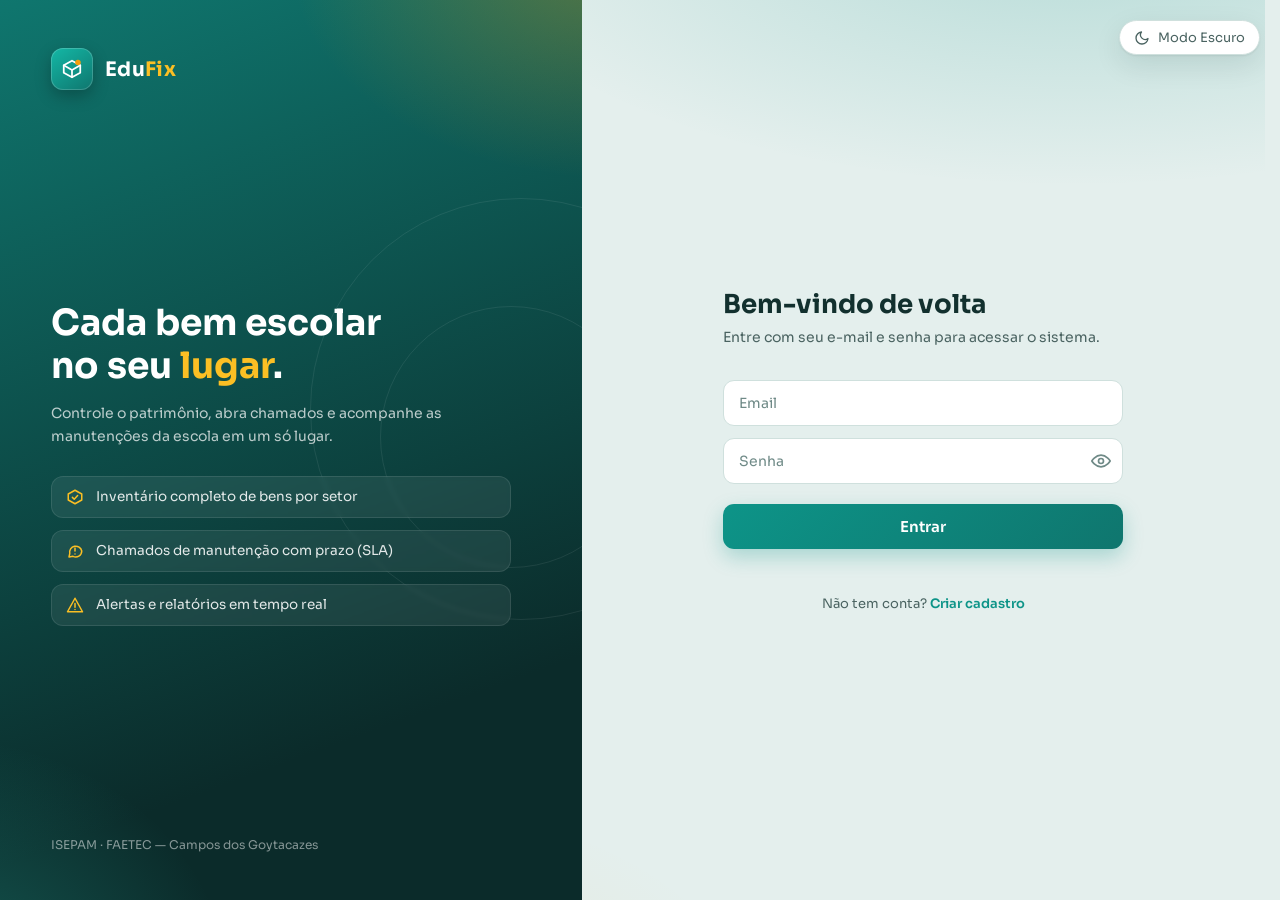
<file: Frontend/inventario.html>
<!DOCTYPE html>
<html lang="pt-br">
<head>
    <meta charset="UTF-8">
    <meta name="viewport" content="width=device-width, initial-scale=1.0">
    <title>EduFix — Inventário</title>
    <script>const t=localStorage.getItem('tema')||'light';document.documentElement.setAttribute('data-theme',t);try{const u=JSON.parse(localStorage.getItem('usuario')||'null');if(u&&u.tipo_usuario==='admin')document.documentElement.classList.add('is-admin');}catch(e){}</script>
    <script src="transicao.js"></script>
    <link rel="stylesheet" href="style.css">
</head>
<body>

<div class="layout">
    <aside class="sidebar" id="sidebar">
        <div class="marca">
            <span class="marca-icone"><svg viewBox="0 0 24 24" aria-hidden="true"><path d="M21 8l-9-5-9 5v8l9 5 9-5V8z"/><path d="M3 8l9 5 9-5M12 13v8"/><circle class="ponto" cx="18.5" cy="5" r="3"/></svg></span>
            <div><div class="marca-nome">Edu<span>Fix</span></div><small>Gestão patrimonial</small></div>
        </div>
        <div class="sidebar-brand">
            <div class="usuario-card">
                <div class="usuario-avatar" id="usuario-avatar">?</div>
                <div class="usuario-dados">
                    <div id="usuario-nome">Carregando...</div>
                    <div class="usuario-papel" id="usuario-papel">&nbsp;</div>
                </div>
            </div>
        </div>
        <nav class="sidebar-nav">
            <div class="nav-titulo">Menu</div>
            <a class="nav-item" href="dashboard.html"><svg viewBox="0 0 24 24" aria-hidden="true"><rect x="3" y="3" width="7" height="7" rx="1.5"/><rect x="14" y="3" width="7" height="7" rx="1.5"/><rect x="14" y="14" width="7" height="7" rx="1.5"/><rect x="3" y="14" width="7" height="7" rx="1.5"/></svg><span>Dashboard</span></a>
            <a class="nav-item active" href="inventario.html"><svg viewBox="0 0 24 24" aria-hidden="true"><path d="M21 8l-9-5-9 5v8l9 5 9-5V8z"/><path d="M3 8l9 5 9-5M12 13v8"/></svg><span>Inventário</span></a>
            <a class="nav-item" href="cadastrar-bem.html"><svg viewBox="0 0 24 24" aria-hidden="true"><circle cx="12" cy="12" r="9"/><path d="M12 8v8M8 12h8"/></svg><span>Cadastrar</span></a>
            <a class="nav-item" href="chamados.html"><svg viewBox="0 0 24 24" aria-hidden="true"><path d="M21 12a8 8 0 0 1-11.6 7.1L4 20l1-4.6A8 8 0 1 1 21 12z"/><path d="M12 8v4M12 16h.01"/></svg><span>Chamados</span></a>
            <a class="nav-item" href="manutencoes.html"><svg viewBox="0 0 24 24" aria-hidden="true"><path d="M14.7 6.3a4 4 0 0 0-5.4 5.4L3 18l3 3 6.3-6.3a4 4 0 0 0 5.4-5.4l-2.6 2.6-2.4-.6-.6-2.4z"/></svg><span>Manutenções</span></a>
            <a class="nav-item" href="consultas.html"><svg viewBox="0 0 24 24" aria-hidden="true"><circle cx="11" cy="11" r="7"/><path d="M21 21l-4.3-4.3"/></svg><span>Consultas</span></a>
            <a class="nav-item" href="relatorios.html"><svg viewBox="0 0 24 24" aria-hidden="true"><path d="M14 3H7a2 2 0 0 0-2 2v14a2 2 0 0 0 2 2h10a2 2 0 0 0 2-2V8z"/><path d="M14 3v5h5M9 13h6M9 17h6"/></svg><span>Relatórios</span></a>
            <a class="nav-item" data-so-admin href="usuarios.html"><svg viewBox="0 0 24 24" aria-hidden="true"><circle cx="9" cy="8" r="3.5"/><path d="M2.5 20a6.5 6.5 0 0 1 13 0"/><path d="M16 4.6a3.5 3.5 0 0 1 0 6.8M18 14.2a6.5 6.5 0 0 1 3.5 5.8"/></svg><span>Usuários</span></a>
        </nav>
        <div class="sidebar-footer">
            <button class="theme-toggle" onclick="alternarTema()"><svg viewBox="0 0 24 24" aria-hidden="true"><path d="M21 12.8A9 9 0 1 1 11.2 3a7 7 0 0 0 9.8 9.8z"/></svg><span>Modo Escuro</span></button>
            <a class="nav-item sair" onclick="sair()"><svg viewBox="0 0 24 24" aria-hidden="true"><path d="M9 21H5a2 2 0 0 1-2-2V5a2 2 0 0 1 2-2h4"/><path d="M16 17l5-5-5-5M21 12H9"/></svg><span>Sair</span></a>
        </div>
    </aside>
    <script>
    /* preenche nome/perfil do usuário já na montagem da página (evita o "Carregando..." e itens piscando) */
    try {
        const u = JSON.parse(localStorage.getItem('usuario') || 'null');
        if (u) {
            document.getElementById('usuario-nome').textContent = u.nome;
            document.getElementById('usuario-avatar').textContent = (u.nome || '?').trim().charAt(0).toUpperCase();
            document.getElementById('usuario-papel').textContent = u.tipo_usuario === 'admin' ? 'Administrador' : 'Usuário';
        }
    } catch (e) { /* sem localStorage */ }
    </script>
    <div class="sidebar-overlay" onclick="alternarMenu()"></div>
    <header class="topbar">
        <div class="marca"><span class="marca-icone"><svg viewBox="0 0 24 24" aria-hidden="true"><path d="M21 8l-9-5-9 5v8l9 5 9-5V8z"/><path d="M3 8l9 5 9-5M12 13v8"/><circle class="ponto" cx="18.5" cy="5" r="3"/></svg></span><div class="marca-nome">Edu<span>Fix</span></div></div>
        <button class="btn-menu" onclick="alternarMenu()" aria-label="Abrir menu"><svg viewBox="0 0 24 24" aria-hidden="true"><path d="M4 7h16M4 12h16M4 17h16"/></svg></button>
    </header>

    <main class="main">
      <div class="content-wrap">
        <h1 class="page-title">Inventário de Bens</h1>

        <div class="table-card">
            <div class="table-filters">
                <input type="text" id="filtro-patrimonio" placeholder="Filtrar por Nº" oninput="filtrarTabela()" />
                <input type="text" id="filtro-nome" placeholder="Filtrar por Nome" oninput="filtrarTabela()" />
                <select id="filtro-categoria" onchange="filtrarTabela()" aria-label="Categoria">
                    <option value="">Todas as categorias</option>
                    <option value="Informatica">Informática</option>
                    <option value="Mobiliario">Mobiliário</option>
                    <option value="Climatizacao">Climatização</option>
                    <option value="Eletrodomestico">Eletrodoméstico</option>
                    <option value="Outro">Outro</option>
                </select>
                <select id="filtro-status" onchange="filtrarTabela()" aria-label="Status">
                    <option value="">Todos os status</option>
                    <option value="disponivel">Disponível</option>
                    <option value="em_uso">Em uso</option>
                    <option value="em_manutencao">Em manutenção</option>
                    <option value="inativo">Inativo</option>
                </select>
            </div>
            <div class="tabela-rolagem">
            <table>
                <thead>
                    <tr>
                        <th>Nº</th>
                        <th>Nome</th>
                        <th>Categoria</th>
                        <th>Local</th>
                        <th>Conservação</th>
                        <th>Status</th>
                        <th class="coluna-acoes">Ações</th>
                    </tr>
                </thead>
                <tbody id="corpo-tabela">
                    <tr class="empty-row">
                        <td colspan="7">Nenhum bem encontrado.</td>
                    </tr>
                </tbody>
            </table>
            </div>
        </div>
      </div>
    </main>
</div>

<script src="script.js"></script>
<script src="modulos.js"></script>
</body>
</html>
</file>
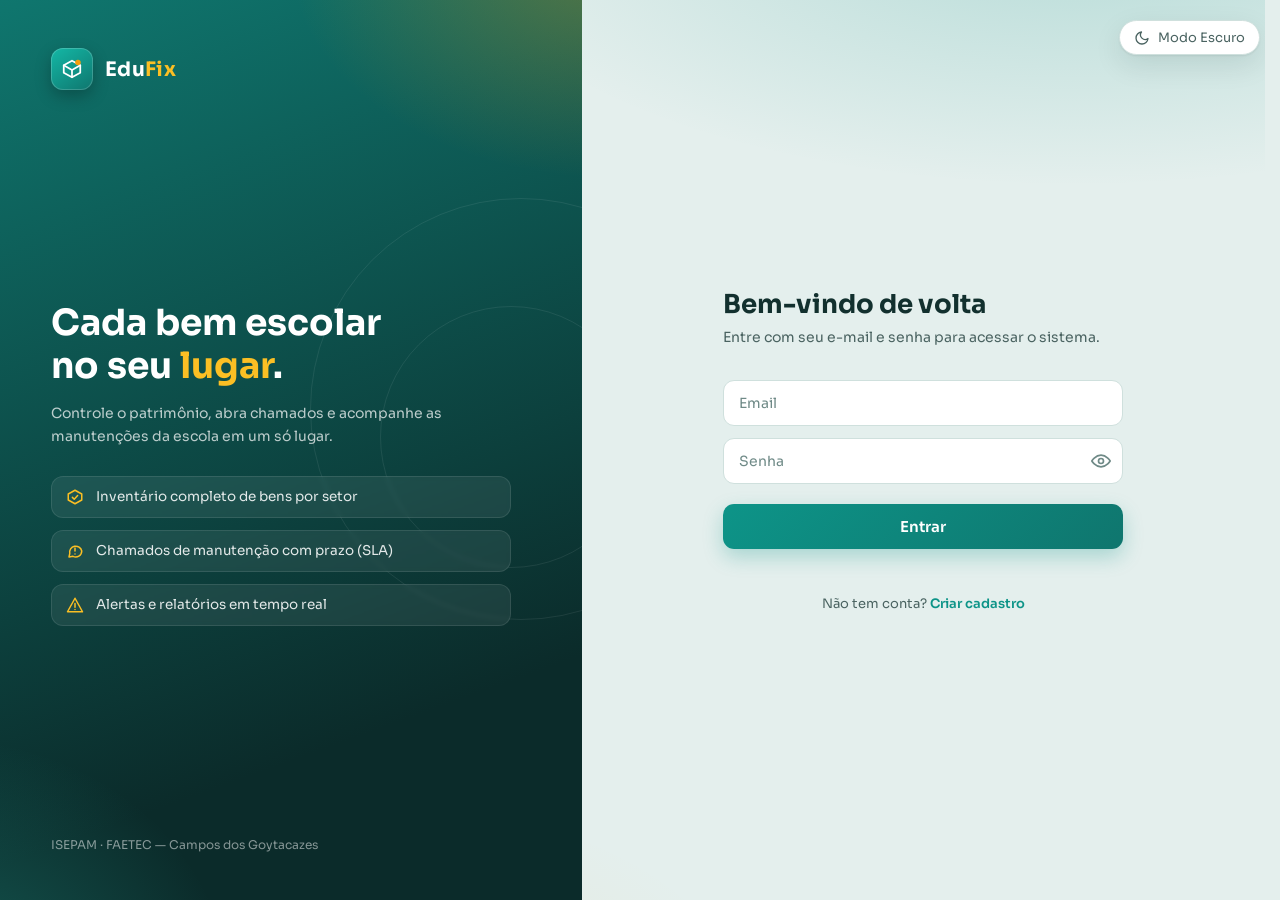
<file: Frontend/manutencoes.html>
<!DOCTYPE html>
<html lang="pt-br">
<head>
    <meta charset="UTF-8">
    <meta name="viewport" content="width=device-width, initial-scale=1.0">
    <title>EduFix — Manutenções</title>
    <script>const t=localStorage.getItem('tema')||'light';document.documentElement.setAttribute('data-theme',t);try{const u=JSON.parse(localStorage.getItem('usuario')||'null');if(u&&u.tipo_usuario==='admin')document.documentElement.classList.add('is-admin');}catch(e){}</script>
    <script src="transicao.js"></script>
    <link rel="stylesheet" href="style.css">
</head>
<body>

<div class="layout">
    <aside class="sidebar" id="sidebar">
        <div class="marca">
            <span class="marca-icone"><svg viewBox="0 0 24 24" aria-hidden="true"><path d="M21 8l-9-5-9 5v8l9 5 9-5V8z"/><path d="M3 8l9 5 9-5M12 13v8"/><circle class="ponto" cx="18.5" cy="5" r="3"/></svg></span>
            <div><div class="marca-nome">Edu<span>Fix</span></div><small>Gestão patrimonial</small></div>
        </div>
        <div class="sidebar-brand">
            <div class="usuario-card">
                <div class="usuario-avatar" id="usuario-avatar">?</div>
                <div class="usuario-dados">
                    <div id="usuario-nome">Carregando...</div>
                    <div class="usuario-papel" id="usuario-papel">&nbsp;</div>
                </div>
            </div>
        </div>
        <nav class="sidebar-nav">
            <div class="nav-titulo">Menu</div>
            <a class="nav-item" href="dashboard.html"><svg viewBox="0 0 24 24" aria-hidden="true"><rect x="3" y="3" width="7" height="7" rx="1.5"/><rect x="14" y="3" width="7" height="7" rx="1.5"/><rect x="14" y="14" width="7" height="7" rx="1.5"/><rect x="3" y="14" width="7" height="7" rx="1.5"/></svg><span>Dashboard</span></a>
            <a class="nav-item" href="inventario.html"><svg viewBox="0 0 24 24" aria-hidden="true"><path d="M21 8l-9-5-9 5v8l9 5 9-5V8z"/><path d="M3 8l9 5 9-5M12 13v8"/></svg><span>Inventário</span></a>
            <a class="nav-item" href="cadastrar-bem.html"><svg viewBox="0 0 24 24" aria-hidden="true"><circle cx="12" cy="12" r="9"/><path d="M12 8v8M8 12h8"/></svg><span>Cadastrar</span></a>
            <a class="nav-item" href="chamados.html"><svg viewBox="0 0 24 24" aria-hidden="true"><path d="M21 12a8 8 0 0 1-11.6 7.1L4 20l1-4.6A8 8 0 1 1 21 12z"/><path d="M12 8v4M12 16h.01"/></svg><span>Chamados</span></a>
            <a class="nav-item active" href="manutencoes.html"><svg viewBox="0 0 24 24" aria-hidden="true"><path d="M14.7 6.3a4 4 0 0 0-5.4 5.4L3 18l3 3 6.3-6.3a4 4 0 0 0 5.4-5.4l-2.6 2.6-2.4-.6-.6-2.4z"/></svg><span>Manutenções</span></a>
            <a class="nav-item" href="consultas.html"><svg viewBox="0 0 24 24" aria-hidden="true"><circle cx="11" cy="11" r="7"/><path d="M21 21l-4.3-4.3"/></svg><span>Consultas</span></a>
            <a class="nav-item" href="relatorios.html"><svg viewBox="0 0 24 24" aria-hidden="true"><path d="M14 3H7a2 2 0 0 0-2 2v14a2 2 0 0 0 2 2h10a2 2 0 0 0 2-2V8z"/><path d="M14 3v5h5M9 13h6M9 17h6"/></svg><span>Relatórios</span></a>
            <a class="nav-item" data-so-admin href="usuarios.html"><svg viewBox="0 0 24 24" aria-hidden="true"><circle cx="9" cy="8" r="3.5"/><path d="M2.5 20a6.5 6.5 0 0 1 13 0"/><path d="M16 4.6a3.5 3.5 0 0 1 0 6.8M18 14.2a6.5 6.5 0 0 1 3.5 5.8"/></svg><span>Usuários</span></a>
        </nav>
        <div class="sidebar-footer">
            <button class="theme-toggle" onclick="alternarTema()"><svg viewBox="0 0 24 24" aria-hidden="true"><path d="M21 12.8A9 9 0 1 1 11.2 3a7 7 0 0 0 9.8 9.8z"/></svg><span>Modo Escuro</span></button>
            <a class="nav-item sair" onclick="sair()"><svg viewBox="0 0 24 24" aria-hidden="true"><path d="M9 21H5a2 2 0 0 1-2-2V5a2 2 0 0 1 2-2h4"/><path d="M16 17l5-5-5-5M21 12H9"/></svg><span>Sair</span></a>
        </div>
    </aside>
    <script>
    /* preenche nome/perfil do usuário já na montagem da página (evita o "Carregando..." e itens piscando) */
    try {
        const u = JSON.parse(localStorage.getItem('usuario') || 'null');
        if (u) {
            document.getElementById('usuario-nome').textContent = u.nome;
            document.getElementById('usuario-avatar').textContent = (u.nome || '?').trim().charAt(0).toUpperCase();
            document.getElementById('usuario-papel').textContent = u.tipo_usuario === 'admin' ? 'Administrador' : 'Usuário';
        }
    } catch (e) { /* sem localStorage */ }
    </script>
    <div class="sidebar-overlay" onclick="alternarMenu()"></div>
    <header class="topbar">
        <div class="marca"><span class="marca-icone"><svg viewBox="0 0 24 24" aria-hidden="true"><path d="M21 8l-9-5-9 5v8l9 5 9-5V8z"/><path d="M3 8l9 5 9-5M12 13v8"/><circle class="ponto" cx="18.5" cy="5" r="3"/></svg></span><div class="marca-nome">Edu<span>Fix</span></div></div>
        <button class="btn-menu" onclick="alternarMenu()" aria-label="Abrir menu"><svg viewBox="0 0 24 24" aria-hidden="true"><path d="M4 7h16M4 12h16M4 17h16"/></svg></button>
    </header>

    <main class="main">
      <div class="content-wrap">

        <div class="page-topo">
            <h1 class="page-title">Manutenções</h1>
            <button class="btn-save" id="btn-nova-manutencao" type="button">+ Nova manutenção</button>
        </div>

        <div class="cards-grid mini-cards">
            <div class="card"><div class="card-number" id="man-total">–</div><div class="card-label">Registradas</div></div>
            <div class="card"><div class="card-number" id="man-andamento">–</div><div class="card-label">Em andamento</div></div>
            <div class="card"><div class="card-number" id="man-custo">–</div><div class="card-label">Custo total</div></div>
        </div>

        <div class="filtros-chamado" id="filtros-manutencao">
            <button class="filtro-btn active" data-situacao="">Todas</button>
            <button class="filtro-btn" data-situacao="andamento">Em andamento</button>
            <button class="filtro-btn" data-situacao="concluida">Concluídas</button>
        </div>

        <div class="table-card" style="margin-top:16px;">
            <div class="tabela-rolagem">
            <table>
                <thead><tr>
                    <th>#</th><th>Equipamento</th><th>Problema (chamado)</th><th>Técnico</th>
                    <th>Início</th><th>Fim</th><th>Custo</th><th class="coluna-acoes">Ações</th>
                </tr></thead>
                <tbody id="corpo-manutencoes"><tr class="empty-row"><td colspan="8">Carregando...</td></tr></tbody>
            </table>
            </div>
        </div>
      </div>
    </main>
</div>

<script src="script.js"></script>
<script src="modulos.js"></script>
</body>
</html>
</file>
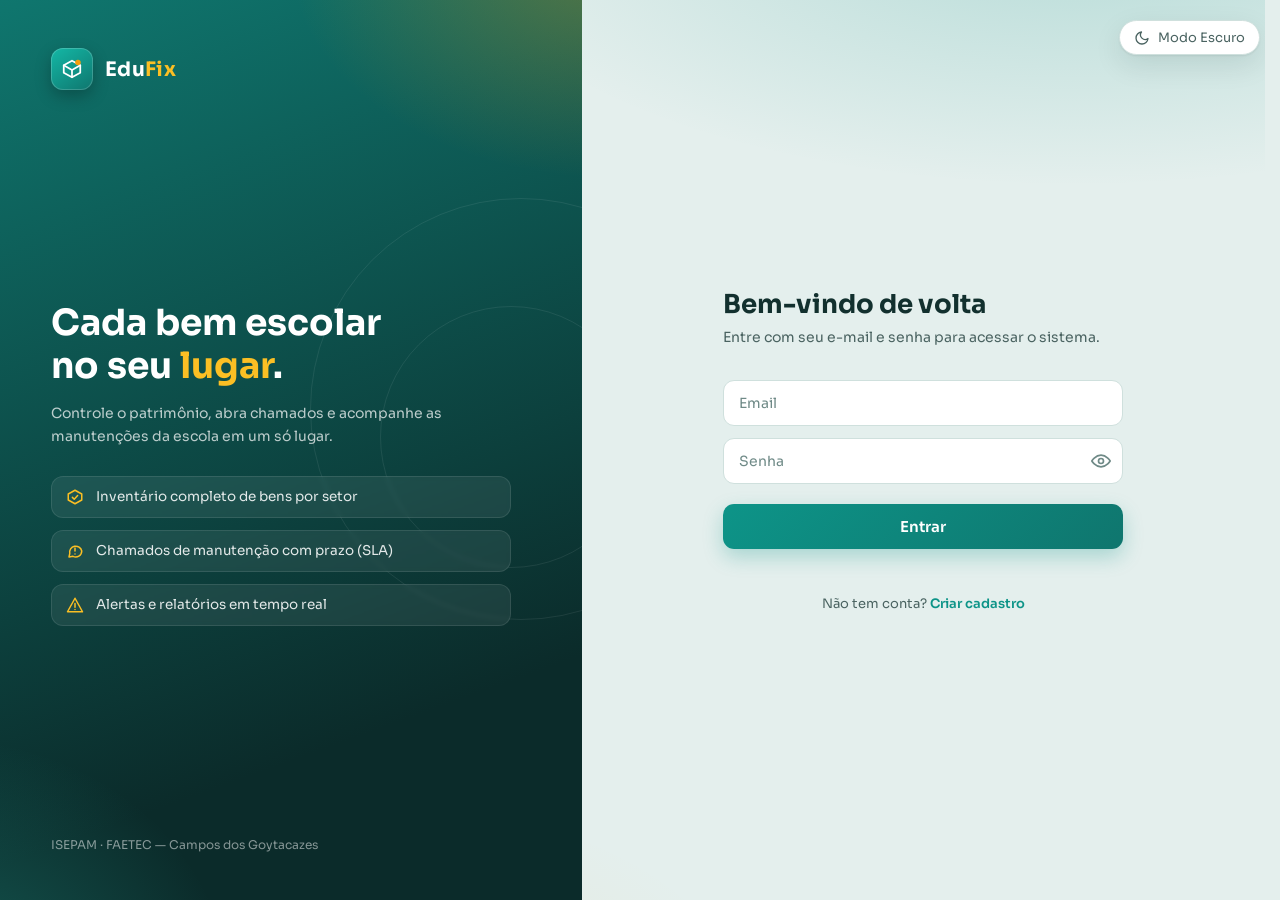
<file: Frontend/relatorios.html>
<!DOCTYPE html>
<html lang="pt-br">
<head>
    <meta charset="UTF-8">
    <meta name="viewport" content="width=device-width, initial-scale=1.0">
    <title>EduFix — Relatórios</title>
    <script>const t=localStorage.getItem('tema')||'light';document.documentElement.setAttribute('data-theme',t);try{const u=JSON.parse(localStorage.getItem('usuario')||'null');if(u&&u.tipo_usuario==='admin')document.documentElement.classList.add('is-admin');}catch(e){}</script>
    <script src="transicao.js"></script>
    <link rel="stylesheet" href="style.css">
</head>
<body>

<div class="layout">
    <aside class="sidebar" id="sidebar">
        <div class="marca">
            <span class="marca-icone"><svg viewBox="0 0 24 24" aria-hidden="true"><path d="M21 8l-9-5-9 5v8l9 5 9-5V8z"/><path d="M3 8l9 5 9-5M12 13v8"/><circle class="ponto" cx="18.5" cy="5" r="3"/></svg></span>
            <div><div class="marca-nome">Edu<span>Fix</span></div><small>Gestão patrimonial</small></div>
        </div>
        <div class="sidebar-brand">
            <div class="usuario-card">
                <div class="usuario-avatar" id="usuario-avatar">?</div>
                <div class="usuario-dados">
                    <div id="usuario-nome">Carregando...</div>
                    <div class="usuario-papel" id="usuario-papel">&nbsp;</div>
                </div>
            </div>
        </div>
        <nav class="sidebar-nav">
            <div class="nav-titulo">Menu</div>
            <a class="nav-item" href="dashboard.html"><svg viewBox="0 0 24 24" aria-hidden="true"><rect x="3" y="3" width="7" height="7" rx="1.5"/><rect x="14" y="3" width="7" height="7" rx="1.5"/><rect x="14" y="14" width="7" height="7" rx="1.5"/><rect x="3" y="14" width="7" height="7" rx="1.5"/></svg><span>Dashboard</span></a>
            <a class="nav-item" href="inventario.html"><svg viewBox="0 0 24 24" aria-hidden="true"><path d="M21 8l-9-5-9 5v8l9 5 9-5V8z"/><path d="M3 8l9 5 9-5M12 13v8"/></svg><span>Inventário</span></a>
            <a class="nav-item" href="cadastrar-bem.html"><svg viewBox="0 0 24 24" aria-hidden="true"><circle cx="12" cy="12" r="9"/><path d="M12 8v8M8 12h8"/></svg><span>Cadastrar</span></a>
            <a class="nav-item" href="chamados.html"><svg viewBox="0 0 24 24" aria-hidden="true"><path d="M21 12a8 8 0 0 1-11.6 7.1L4 20l1-4.6A8 8 0 1 1 21 12z"/><path d="M12 8v4M12 16h.01"/></svg><span>Chamados</span></a>
            <a class="nav-item" href="manutencoes.html"><svg viewBox="0 0 24 24" aria-hidden="true"><path d="M14.7 6.3a4 4 0 0 0-5.4 5.4L3 18l3 3 6.3-6.3a4 4 0 0 0 5.4-5.4l-2.6 2.6-2.4-.6-.6-2.4z"/></svg><span>Manutenções</span></a>
            <a class="nav-item" href="consultas.html"><svg viewBox="0 0 24 24" aria-hidden="true"><circle cx="11" cy="11" r="7"/><path d="M21 21l-4.3-4.3"/></svg><span>Consultas</span></a>
            <a class="nav-item active" href="relatorios.html"><svg viewBox="0 0 24 24" aria-hidden="true"><path d="M14 3H7a2 2 0 0 0-2 2v14a2 2 0 0 0 2 2h10a2 2 0 0 0 2-2V8z"/><path d="M14 3v5h5M9 13h6M9 17h6"/></svg><span>Relatórios</span></a>
            <a class="nav-item" data-so-admin href="usuarios.html"><svg viewBox="0 0 24 24" aria-hidden="true"><circle cx="9" cy="8" r="3.5"/><path d="M2.5 20a6.5 6.5 0 0 1 13 0"/><path d="M16 4.6a3.5 3.5 0 0 1 0 6.8M18 14.2a6.5 6.5 0 0 1 3.5 5.8"/></svg><span>Usuários</span></a>
        </nav>
        <div class="sidebar-footer">
            <button class="theme-toggle" onclick="alternarTema()"><svg viewBox="0 0 24 24" aria-hidden="true"><path d="M21 12.8A9 9 0 1 1 11.2 3a7 7 0 0 0 9.8 9.8z"/></svg><span>Modo Escuro</span></button>
            <a class="nav-item sair" onclick="sair()"><svg viewBox="0 0 24 24" aria-hidden="true"><path d="M9 21H5a2 2 0 0 1-2-2V5a2 2 0 0 1 2-2h4"/><path d="M16 17l5-5-5-5M21 12H9"/></svg><span>Sair</span></a>
        </div>
    </aside>
    <script>
    /* preenche nome/perfil do usuário já na montagem da página (evita o "Carregando..." e itens piscando) */
    try {
        const u = JSON.parse(localStorage.getItem('usuario') || 'null');
        if (u) {
            document.getElementById('usuario-nome').textContent = u.nome;
            document.getElementById('usuario-avatar').textContent = (u.nome || '?').trim().charAt(0).toUpperCase();
            document.getElementById('usuario-papel').textContent = u.tipo_usuario === 'admin' ? 'Administrador' : 'Usuário';
        }
    } catch (e) { /* sem localStorage */ }
    </script>
    <div class="sidebar-overlay" onclick="alternarMenu()"></div>
    <header class="topbar">
        <div class="marca"><span class="marca-icone"><svg viewBox="0 0 24 24" aria-hidden="true"><path d="M21 8l-9-5-9 5v8l9 5 9-5V8z"/><path d="M3 8l9 5 9-5M12 13v8"/><circle class="ponto" cx="18.5" cy="5" r="3"/></svg></span><div class="marca-nome">Edu<span>Fix</span></div></div>
        <button class="btn-menu" onclick="alternarMenu()" aria-label="Abrir menu"><svg viewBox="0 0 24 24" aria-hidden="true"><path d="M4 7h16M4 12h16M4 17h16"/></svg></button>
    </header>

    <main class="main">
      <div class="content-wrap">
        <h1 class="page-title">Relatórios</h1>

        <div class="form-card" style="max-width: 100%;">
            <div class="abas-relatorio">
                <button class="aba active" onclick="trocarAba('patrimonio', this)">Patrimônio</button>
                <button class="aba" onclick="trocarAba('chamados', this)">Chamados</button>
                <button class="aba" data-so-admin onclick="trocarAba('atividades', this)">Usuários</button>
                <button class="aba" onclick="trocarAba('estatisticas', this)">Estatísticas</button>
            </div>

            <div class="relatorio-filtros" style="margin-top: 24px; display: flex; gap: 16px; flex-wrap: wrap; align-items: flex-end;">

                <!-- Filtro de categoria (Patrimônio) -->
                <div class="form-group" style="margin:0; min-width: 180px;">
                    <label>Categoria:</label>
                    <!-- Alinhado com as categorias usadas no banco -->
                    <select id="categoria-relatorio">
                        <option value="todas">Todas</option>
                        <option value="Informatica">Informática</option>
                        <option value="Mobiliario">Mobiliário</option>
                        <option value="Climatizacao">Climatização</option>
                        <option value="Eletrodomestico">Eletrodoméstico</option>
                        <option value="Outro">Outro</option>
                    </select>
                </div>

                <!-- Filtro de status (Chamados) - exibido apenas na aba chamados -->
                <div class="form-group" id="filtro-status-chamados" style="margin:0; min-width: 180px; display:none;">
                    <label>Status:</label>
                    <!-- Alinhado com ENUM do banco: aberto, em_analise, em_execucao, concluido, cancelado -->
                    <select id="status-relatorio">
                        <option value="todos">Todos</option>
                        <option value="aberto">Aberto</option>
                        <option value="em_analise">Em Análise</option>
                        <option value="em_execucao">Em Execução</option>
                        <option value="concluido">Concluído</option>
                        <option value="cancelado">Cancelado</option>
                    </select>
                </div>

                <div style="display: flex; gap: 12px; align-items: flex-end;">
                    <button class="btn-save" id="btn-visualizar-relatorio" onclick="visualizarRelatorio()">Visualizar</button>
                </div>
            </div>

            <!-- Resultado do relatório -->
            <div id="resultado-relatorio" style="margin-top: 24px; overflow-x: auto;"></div>

            <div class="relatorio-exportar">
                <button class="btn-save" onclick="baixarPDF()" style="background: #7c3aed;">Exportar PDF</button>
            </div>
        </div>
      </div>
    </main>
</div>

<style>
.abas-relatorio {
    display: flex;
    gap: 0;
    border-bottom: 2px solid var(--border);
    margin-bottom: 4px;
}

.aba {
    padding: 10px 20px;
    background: none;
    border: none;
    font-size: 14px;
    font-family: var(--font);
    font-weight: 500;
    color: var(--text-mid);
    cursor: pointer;
    border-bottom: 2px solid transparent;
    margin-bottom: -2px;
    transition: all 0.2s;
}

.aba:hover { color: var(--accent); }
.aba:focus { outline: none; }
.aba:focus-visible { outline: 2px solid var(--accent); outline-offset: -2px; border-radius: 6px 6px 0 0; }
.aba.active { color: var(--accent); border-bottom-color: var(--accent); }

#resultado-relatorio table { width: 100%; border-collapse: collapse; margin-top: 8px; }
#resultado-relatorio th, #resultado-relatorio td { padding: 10px 14px; text-align: left; font-size: 13px; border-bottom: 1px solid var(--border); }
#resultado-relatorio thead tr { background: var(--bg); }
#resultado-relatorio th { font-weight: 600; color: var(--text-mid); font-size: 12px; text-transform: uppercase; letter-spacing: 0.4px; }

.relatorio-exportar {
    display: flex;
    justify-content: flex-end;
    margin-top: 20px;
    padding-top: 16px;
    border-top: 1px solid var(--border);
}
</style>

<script src="chart.umd.min.js"></script>
<script src="script.js"></script>
</body>
</html>
</file>
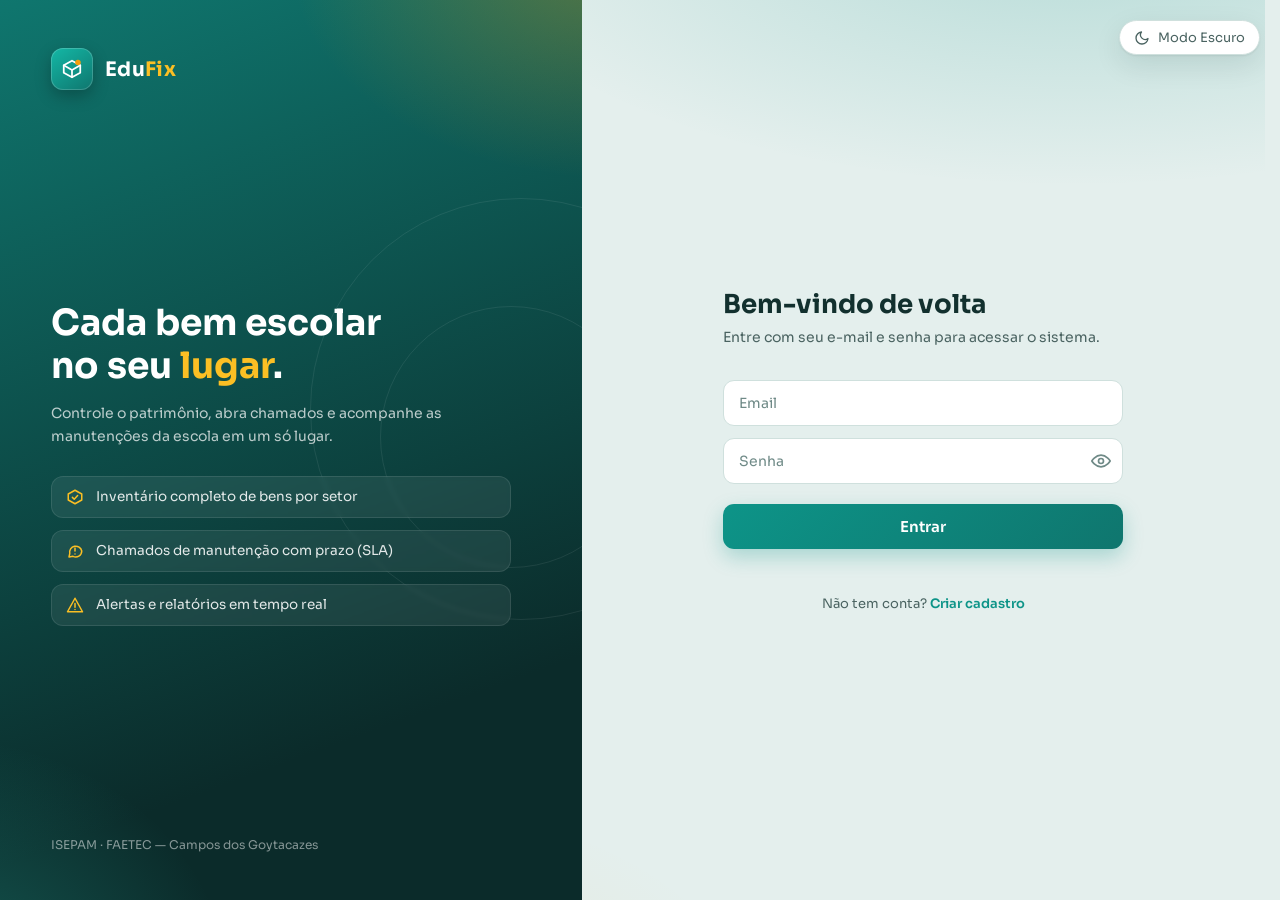
<file: Frontend/usuarios.html>
<!DOCTYPE html>
<html lang="pt-br">
<head>
    <meta charset="UTF-8">
    <meta name="viewport" content="width=device-width, initial-scale=1.0">
    <title>EduFix — Usuários</title>
    <script>const t=localStorage.getItem('tema')||'light';document.documentElement.setAttribute('data-theme',t);try{const u=JSON.parse(localStorage.getItem('usuario')||'null');if(u&&u.tipo_usuario==='admin')document.documentElement.classList.add('is-admin');}catch(e){}</script>
    <script>try{const u=JSON.parse(localStorage.getItem('usuario')||'null');if(!u||u.tipo_usuario!=='admin'){if(u)sessionStorage.setItem('aviso_acesso','Acesso restrito a administradores.');location.replace(u?'dashboard.html':'index.html');}}catch(e){}</script>
    <script src="transicao.js"></script>
    <link rel="stylesheet" href="style.css">
</head>
<body>

<div class="layout">
    <aside class="sidebar" id="sidebar">
        <div class="marca">
            <span class="marca-icone"><svg viewBox="0 0 24 24" aria-hidden="true"><path d="M21 8l-9-5-9 5v8l9 5 9-5V8z"/><path d="M3 8l9 5 9-5M12 13v8"/><circle class="ponto" cx="18.5" cy="5" r="3"/></svg></span>
            <div><div class="marca-nome">Edu<span>Fix</span></div><small>Gestão patrimonial</small></div>
        </div>
        <div class="sidebar-brand">
            <div class="usuario-card">
                <div class="usuario-avatar" id="usuario-avatar">?</div>
                <div class="usuario-dados">
                    <div id="usuario-nome">Carregando...</div>
                    <div class="usuario-papel" id="usuario-papel">&nbsp;</div>
                </div>
            </div>
        </div>
        <nav class="sidebar-nav">
            <div class="nav-titulo">Menu</div>
            <a class="nav-item" href="dashboard.html"><svg viewBox="0 0 24 24" aria-hidden="true"><rect x="3" y="3" width="7" height="7" rx="1.5"/><rect x="14" y="3" width="7" height="7" rx="1.5"/><rect x="14" y="14" width="7" height="7" rx="1.5"/><rect x="3" y="14" width="7" height="7" rx="1.5"/></svg><span>Dashboard</span></a>
            <a class="nav-item" href="inventario.html"><svg viewBox="0 0 24 24" aria-hidden="true"><path d="M21 8l-9-5-9 5v8l9 5 9-5V8z"/><path d="M3 8l9 5 9-5M12 13v8"/></svg><span>Inventário</span></a>
            <a class="nav-item" href="cadastrar-bem.html"><svg viewBox="0 0 24 24" aria-hidden="true"><circle cx="12" cy="12" r="9"/><path d="M12 8v8M8 12h8"/></svg><span>Cadastrar</span></a>
            <a class="nav-item" href="chamados.html"><svg viewBox="0 0 24 24" aria-hidden="true"><path d="M21 12a8 8 0 0 1-11.6 7.1L4 20l1-4.6A8 8 0 1 1 21 12z"/><path d="M12 8v4M12 16h.01"/></svg><span>Chamados</span></a>
            <a class="nav-item" href="manutencoes.html"><svg viewBox="0 0 24 24" aria-hidden="true"><path d="M14.7 6.3a4 4 0 0 0-5.4 5.4L3 18l3 3 6.3-6.3a4 4 0 0 0 5.4-5.4l-2.6 2.6-2.4-.6-.6-2.4z"/></svg><span>Manutenções</span></a>
            <a class="nav-item" href="consultas.html"><svg viewBox="0 0 24 24" aria-hidden="true"><circle cx="11" cy="11" r="7"/><path d="M21 21l-4.3-4.3"/></svg><span>Consultas</span></a>
            <a class="nav-item" href="relatorios.html"><svg viewBox="0 0 24 24" aria-hidden="true"><path d="M14 3H7a2 2 0 0 0-2 2v14a2 2 0 0 0 2 2h10a2 2 0 0 0 2-2V8z"/><path d="M14 3v5h5M9 13h6M9 17h6"/></svg><span>Relatórios</span></a>
            <a class="nav-item active" data-so-admin href="usuarios.html"><svg viewBox="0 0 24 24" aria-hidden="true"><circle cx="9" cy="8" r="3.5"/><path d="M2.5 20a6.5 6.5 0 0 1 13 0"/><path d="M16 4.6a3.5 3.5 0 0 1 0 6.8M18 14.2a6.5 6.5 0 0 1 3.5 5.8"/></svg><span>Usuários</span></a>
        </nav>
        <div class="sidebar-footer">
            <button class="theme-toggle" onclick="alternarTema()"><svg viewBox="0 0 24 24" aria-hidden="true"><path d="M21 12.8A9 9 0 1 1 11.2 3a7 7 0 0 0 9.8 9.8z"/></svg><span>Modo Escuro</span></button>
            <a class="nav-item sair" onclick="sair()"><svg viewBox="0 0 24 24" aria-hidden="true"><path d="M9 21H5a2 2 0 0 1-2-2V5a2 2 0 0 1 2-2h4"/><path d="M16 17l5-5-5-5M21 12H9"/></svg><span>Sair</span></a>
        </div>
    </aside>
    <script>
    /* preenche nome/perfil do usuário já na montagem da página (evita o "Carregando..." e itens piscando) */
    try {
        const u = JSON.parse(localStorage.getItem('usuario') || 'null');
        if (u) {
            document.getElementById('usuario-nome').textContent = u.nome;
            document.getElementById('usuario-avatar').textContent = (u.nome || '?').trim().charAt(0).toUpperCase();
            document.getElementById('usuario-papel').textContent = u.tipo_usuario === 'admin' ? 'Administrador' : 'Usuário';
        }
    } catch (e) { /* sem localStorage */ }
    </script>
    <div class="sidebar-overlay" onclick="alternarMenu()"></div>
    <header class="topbar">
        <div class="marca"><span class="marca-icone"><svg viewBox="0 0 24 24" aria-hidden="true"><path d="M21 8l-9-5-9 5v8l9 5 9-5V8z"/><path d="M3 8l9 5 9-5M12 13v8"/><circle class="ponto" cx="18.5" cy="5" r="3"/></svg></span><div class="marca-nome">Edu<span>Fix</span></div></div>
        <button class="btn-menu" onclick="alternarMenu()" aria-label="Abrir menu"><svg viewBox="0 0 24 24" aria-hidden="true"><path d="M4 7h16M4 12h16M4 17h16"/></svg></button>
    </header>

    <main class="main">
      <div class="content-wrap">

        <div class="page-topo">
            <h1 class="page-title">Usuários</h1>
            <button class="btn-save" id="btn-novo-usuario" type="button">+ Novo usuário</button>
        </div>

        <div class="table-card">
            <div class="table-filters">
                <input type="text" id="filtro-usuario" placeholder="Buscar por nome ou e-mail" />
            </div>
            <div class="tabela-rolagem">
            <table>
                <thead><tr>
                    <th>Nome</th><th>E-mail</th><th>CPF</th><th>Telefone</th>
                    <th>Perfil</th><th>Chamados abertos</th><th class="coluna-acoes">Ações</th>
                </tr></thead>
                <tbody id="corpo-usuarios"><tr class="empty-row"><td colspan="7">Carregando...</td></tr></tbody>
            </table>
            </div>
        </div>
      </div>
    </main>
</div>

<script src="script.js"></script>
<script src="modulos.js"></script>
</body>
</html>
</file>
<file: Frontend/style.css>
@import url('https://fonts.googleapis.com/css2?family=Sora:wght@300;400;500;600;700&display=swap');

/* EduFix — tema teal + âmbar */
:root {
    --sidebar-bg: #0b2b2a;
    --sidebar-width: 252px;
    --accent: #0d9488;
    --accent-hover: #0f766e;
    --accent-soft: rgba(13, 148, 136, 0.10);
    --amber: #f59e0b;
    --amber-soft: rgba(245, 158, 11, 0.14);
    --danger: #ef4444;
    --danger-hover: #dc2626;
    --success: #10b981;
    --bg: #e4efed;
    --card-bg: #ffffff;
    --text-dark: #12302e;
    --text-mid: #4a6361;
    --text-light: #6f8a87;
    --border: #cfe0dd;
    --shadow: 0 1px 2px rgba(11,43,42,0.08), 0 10px 28px rgba(11,43,42,0.10);
    --radius: 14px;
    --font: 'Sora', sans-serif;
    --input-bg: #ffffff;
    --campo-escuro: #081615;
}

/* ── MODO ESCURO ──────────────────────────── */
[data-theme="dark"] {
    --sidebar-bg: #061110;
    --accent: #14b8a6;
    --accent-hover: #2dd4bf;
    --accent-soft: rgba(45, 212, 191, 0.12);
    --bg: #081312;
    --card-bg: #0f1f1e;
    --text-dark: #e8f3f1;
    --text-mid: #9bb5b2;
    --text-light: #668582;
    --border: #1d3533;
    --shadow: 0 1px 2px rgba(0,0,0,0.35), 0 8px 24px rgba(0,0,0,0.25);
    --input-bg: #0f1f1e;
}

[data-theme="dark"] body { background: var(--bg); }
[data-theme="dark"] .auth-card input,
[data-theme="dark"] .auth-card select { background: var(--campo-escuro); color: var(--text-dark); border-color: var(--border); }
[data-theme="dark"] .form-group input,
[data-theme="dark"] .form-group select { background: var(--campo-escuro); color: var(--text-dark); border-color: var(--border); }
[data-theme="dark"] .add-grid input { background: var(--campo-escuro); color: var(--text-dark); }
[data-theme="dark"] .table-filters input { background: var(--campo-escuro); color: var(--text-dark); }
[data-theme="dark"] thead tr { background: var(--campo-escuro); }
[data-theme="dark"] tr:hover td { background: #132928; }
[data-theme="dark"] .filtro-btn { background: var(--card-bg); color: var(--text-mid); border-color: var(--border); }
[data-theme="dark"] .btn-save[style*="background: white"] { background: var(--card-bg) !important; color: var(--text-dark) !important; }
[data-theme="dark"] .recent-empty { background: var(--campo-escuro); }

* { margin: 0; padding: 0; box-sizing: border-box; }

body {
    font-family: var(--font);
    background: var(--bg);
    color: var(--text-dark);
    transition: background 0.3s, color 0.3s;
    overflow-x: hidden;
}

html {
    overflow-x: hidden;
    scrollbar-gutter: stable;
}

/* ── LOGIN / CADASTRO (tela dividida) ─────── */
.auth-body {
    min-height: 100vh;
    background: var(--bg);
    position: relative;
}

.auth-shell { display: grid; grid-template-columns: minmax(340px, 46%) 1fr; min-height: 100vh; }

.auth-hero {
    position: relative;
    overflow: hidden;
    color: #fff;
    padding: 48px clamp(28px, 4vw, 64px);
    display: flex;
    flex-direction: column;
    justify-content: space-between;
    background:
        radial-gradient(520px 360px at 105% -5%, rgba(245,158,11,0.32), transparent 62%),
        radial-gradient(480px 420px at -10% 110%, rgba(45,212,191,0.28), transparent 60%),
        linear-gradient(160deg, #0f766e 0%, #0b2b2a 78%);
}

.auth-hero::before, .auth-hero::after {
    content: ''; position: absolute; border-radius: 50%; border: 1.5px solid rgba(255,255,255,0.08); pointer-events: none;
}
.auth-hero::before { width: 420px; height: 420px; right: -150px; top: 22%; }
.auth-hero::after  { width: 260px; height: 260px; right: -60px; top: 34%; }

.marca { display: flex; align-items: center; gap: 12px; position: relative; z-index: 1; }
.marca-icone {
    width: 42px; height: 42px; border-radius: 12px; flex-shrink: 0;
    background: linear-gradient(145deg, #14b8a6, #0f766e);
    display: flex; align-items: center; justify-content: center;
    box-shadow: 0 6px 16px rgba(0,0,0,0.25), inset 0 0 0 1px rgba(255,255,255,0.18);
}
.marca-icone svg { width: 22px; height: 22px; stroke: #fff; fill: none; stroke-width: 1.9; stroke-linecap: round; stroke-linejoin: round; }
.marca-icone .ponto { fill: var(--amber); stroke: none; }
.marca-nome { font-size: 20px; font-weight: 700; letter-spacing: 0.3px; }
.marca-nome span { color: #fbbf24; }

.hero-texto { position: relative; z-index: 1; max-width: 460px; }
.hero-texto h2 { font-size: clamp(26px, 3vw, 36px); line-height: 1.2; font-weight: 700; margin-bottom: 14px; }
.hero-texto h2 em { font-style: normal; color: #fbbf24; }
.hero-texto > p { font-size: 14px; line-height: 1.65; color: rgba(255,255,255,0.72); margin-bottom: 28px; }

.hero-lista { list-style: none; display: flex; flex-direction: column; gap: 12px; }
.hero-lista li {
    display: flex; align-items: center; gap: 12px; font-size: 13.5px; color: rgba(255,255,255,0.88);
    background: rgba(255,255,255,0.07); border: 1px solid rgba(255,255,255,0.10);
    padding: 11px 14px; border-radius: 12px; backdrop-filter: blur(2px);
}
.hero-lista svg { width: 18px; height: 18px; flex-shrink: 0; stroke: #fbbf24; fill: none; stroke-width: 2; stroke-linecap: round; stroke-linejoin: round; }

.hero-rodape { position: relative; z-index: 1; font-size: 12px; color: rgba(255,255,255,0.5); }

.auth-painel { display: flex; align-items: center; justify-content: center; padding: 56px 24px; position: relative; }

.auth-card {
    background: transparent;
    width: 100%;
    max-width: 400px;
    transition: background 0.3s;
}

.auth-logo { margin-bottom: 26px; }
.auth-logo h1 { font-size: 26px; font-weight: 700; color: var(--text-dark); }
.auth-logo p { font-size: 14px; color: var(--text-mid); margin-top: 6px; line-height: 1.5; }

.auth-card input,
.auth-card select {
    width: 100%;
    padding: 13px 15px;
    margin: 6px 0;
    border: 1.5px solid var(--border);
    border-radius: 11px;
    font-size: 14px;
    font-family: var(--font);
    color: var(--text-dark);
    background: var(--input-bg);
    transition: border 0.2s, box-shadow 0.2s, background 0.3s;
    outline: none;
}

.auth-card input:focus, .auth-card select:focus { border-color: var(--accent); box-shadow: 0 0 0 4px var(--accent-soft); }
.auth-card input::placeholder { color: var(--text-light); }

.btn-primary {
    width: 100%;
    padding: 13px;
    background: linear-gradient(135deg, var(--accent), var(--accent-hover));
    color: white;
    border: none;
    border-radius: 11px;
    font-size: 15px;
    font-family: var(--font);
    font-weight: 600;
    cursor: pointer;
    margin-top: 14px;
    box-shadow: 0 8px 20px rgba(13,148,136,0.28);
    transition: transform 0.15s, box-shadow 0.2s, filter 0.2s;
}

.btn-primary:hover { transform: translateY(-1px); box-shadow: 0 12px 26px rgba(13,148,136,0.34); filter: brightness(1.05); }
.btn-primary:active { transform: translateY(0); }
.btn-primary:disabled { opacity: .7; cursor: not-allowed; transform: none; }

.auth-link { text-align: center; margin-top: 20px; font-size: 13px; color: var(--text-mid); }
.auth-link a { color: var(--accent); cursor: pointer; text-decoration: none; font-weight: 600; }
.auth-link a:hover { text-decoration: underline; }

.erro { color: var(--danger); font-size: 13px; text-align: center; margin-top: 8px; min-height: 18px; }

/* ── TOGGLE MODO ESCURO (auth) ────────────── */
.theme-toggle-auth {
    position: fixed;
    top: 20px;
    right: 20px;
    z-index: 5;
    display: inline-flex; align-items: center; gap: 8px;
    background: var(--card-bg);
    border: 1px solid var(--border);
    color: var(--text-mid);
    padding: 8px 14px;
    border-radius: 22px;
    font-size: 13px;
    font-family: var(--font);
    cursor: pointer;
    box-shadow: var(--shadow);
    transition: all 0.2s;
}

.theme-toggle-auth:hover { color: var(--accent); border-color: var(--accent); }
.theme-toggle-auth svg, .theme-toggle svg { width: 16px; height: 16px; stroke: currentColor; fill: none; stroke-width: 2; stroke-linecap: round; stroke-linejoin: round; }

/* ── LAYOUT COM SIDEBAR ───────────────────── */
.layout { display: flex; min-height: 100vh; }

.sidebar {
    width: var(--sidebar-width);
    background:
        radial-gradient(260px 220px at 0% 0%, rgba(20,184,166,0.16), transparent 70%),
        var(--sidebar-bg);
    display: flex;
    flex-direction: column;
    position: fixed;
    top: 0; left: 0;
    height: 100vh;
    padding: 24px 0 20px;
    z-index: 100;
    transition: transform 0.28s ease, background 0.3s;
}

.sidebar .marca { padding: 0 20px 22px; }
.sidebar .marca-nome { color: #fff; font-size: 19px; }
.sidebar .marca small { display: block; font-size: 10.5px; font-weight: 500; color: rgba(255,255,255,0.45); letter-spacing: 0.4px; margin-top: 1px; }

.sidebar-brand { padding: 0 14px 16px; }
.usuario-card {
    display: flex; align-items: center; gap: 11px;
    padding: 11px 12px; border-radius: 12px;
    background: rgba(255,255,255,0.06); border: 1px solid rgba(255,255,255,0.08);
}
.usuario-avatar {
    width: 36px; height: 36px; border-radius: 50%; flex-shrink: 0;
    display: flex; align-items: center; justify-content: center;
    background: linear-gradient(145deg, #fbbf24, #f59e0b);
    color: #3b2a02; font-weight: 700; font-size: 14px;
}
.usuario-dados { min-width: 0; }
.usuario-dados #usuario-nome { font-size: 13px; font-weight: 600; color: #fff; white-space: nowrap; overflow: hidden; text-overflow: ellipsis; }
.usuario-dados .usuario-papel { font-size: 11px; color: rgba(255,255,255,0.5); margin-top: 2px; }

.sidebar-nav { flex: 1; padding: 6px 12px; display: flex; flex-direction: column; gap: 3px; overflow-y: auto; }
.nav-titulo { font-size: 10.5px; font-weight: 600; letter-spacing: 1.2px; text-transform: uppercase; color: rgba(255,255,255,0.32); padding: 12px 12px 6px; }

.nav-item {
    display: flex;
    align-items: center;
    gap: 12px;
    padding: 10px 12px;
    border-radius: 10px;
    color: rgba(255,255,255,0.66);
    text-decoration: none;
    font-size: 13.5px;
    font-weight: 500;
    cursor: pointer;
    position: relative;
    transition: background 0.2s, color 0.2s;
}
.nav-item svg { width: 18px; height: 18px; flex-shrink: 0; stroke: currentColor; fill: none; stroke-width: 1.9; stroke-linecap: round; stroke-linejoin: round; }

.nav-item:hover { background: rgba(255,255,255,0.08); color: white; }
.nav-item.active { background: linear-gradient(135deg, #0d9488, #0f766e); color: white; box-shadow: 0 6px 16px rgba(0,0,0,0.25); }
.nav-item.active::before { content: ''; position: absolute; left: -12px; top: 9px; bottom: 9px; width: 4px; border-radius: 0 4px 4px 0; background: #fbbf24; }

.nav-item.sair { color: #fca5a5; }
.nav-item.sair:hover { background: rgba(239,68,68,0.9); color: white; }

.sidebar-footer { padding: 12px 12px 0; display: flex; flex-direction: column; gap: 4px; border-top: 1px solid rgba(255,255,255,0.08); margin: 0 0; }

/* ── TOGGLE MODO ESCURO (sidebar) ─────────── */
.theme-toggle {
    display: flex;
    align-items: center;
    gap: 12px;
    padding: 10px 12px;
    border-radius: 10px;
    background: transparent;
    border: none;
    color: rgba(255,255,255,0.66);
    font-size: 13.5px;
    font-family: var(--font);
    font-weight: 500;
    cursor: pointer;
    transition: all 0.2s;
    width: 100%;
    text-align: left;
}
.theme-toggle:hover { background: rgba(255,255,255,0.08); color: white; }

/* barra superior (só aparece no celular) */
.topbar { display: none; }
.sidebar-overlay { display: none; }

/* ── CONTEÚDO PRINCIPAL ───────────────────── */
.main { margin-left: var(--sidebar-width); flex: 1; padding: 32px clamp(20px, 3vw, 48px); min-height: 100vh; transition: background 0.3s; }

/* Largura máxima central: evita conteúdo esticado e vazio em telas largas */
.content-wrap { max-width: 1280px; margin: 0 auto; width: 100%; }

.page-title { font-size: 22px; font-weight: 700; color: var(--text-dark); margin-bottom: 24px; min-height: 38px; display: flex; align-items: center; }  /* 38px = altura do botão do topo: título e botão ficam alinhados e todas as telas começam na mesma altura */

/* ── GRÁFICOS ──────────────────────────────── */
.charts-grid {
    display: grid;
    grid-template-columns: repeat(auto-fit, minmax(320px, 1fr));
    gap: 16px;
    margin-bottom: 28px;
}

.chart-card {
    background: var(--card-bg);
    border-radius: var(--radius);
    padding: 22px 24px;
    box-shadow: var(--shadow);
    border: 1px solid var(--border);
    transition: background 0.3s, border 0.3s;
}

.chart-card h3 { font-size: 14px; font-weight: 600; color: var(--text-dark); margin-bottom: 16px; }

.chart-card-corpo { position: relative; height: 220px; }
.chart-card-corpo canvas { max-height: 220px; }

.chart-card-compacta { margin-bottom: 20px; }
.chart-card-compacta .chart-card-corpo { height: 150px; }

.chart-vazio {
    position: absolute;
    inset: 0;
    display: flex;
    align-items: center;
    justify-content: center;
    text-align: center;
    color: var(--text-light);
    font-size: 13px;
}

/* A regra acima sempre teria display:flex, até com o atributo hidden — sem isso,
   um CSS de autor sempre vence o display:none nativo do [hidden]. */
.chart-vazio[hidden] { display: none; }

/* ── CARDS DO DASHBOARD ───────────────────── */
.cards-grid { display: grid; grid-template-columns: repeat(3, 1fr); gap: 16px; margin-bottom: 28px; }

.card {
    background: var(--card-bg);
    border-radius: var(--radius);
    padding: 24px;
    box-shadow: var(--shadow);
    text-align: center;
    border: 1px solid var(--border);
    transition: background 0.3s, border 0.3s;
}

/* Cards que levam até um gráfico: parecem clicáveis, flutuam levemente no hover */
.card-clicavel {
    cursor: pointer;
    transition: transform 0.2s ease, box-shadow 0.2s ease, border-color 0.2s ease, background 0.3s;
}

.card-clicavel:hover,
.card-clicavel:focus-visible {
    transform: translateY(-4px);
    box-shadow: 0 10px 28px rgba(13, 148, 136, 0.18), var(--shadow);
    border-color: var(--accent);
    outline: none;
}

.card-clicavel:active { transform: translateY(-1px); }

.card-clicavel.card-selecionado { border-color: var(--accent); }

/* Gráfico "ativo" depois de clicar no card correspondente */
.chart-card-destacado {
    border-color: var(--accent);
    animation: destaquePulso 0.7s ease;
}

@keyframes destaquePulso {
    0%   { box-shadow: 0 0 0 0 rgba(13, 148, 136, 0.45); }
    100% { box-shadow: 0 0 0 12px rgba(13, 148, 136, 0); }
}

.card-number { font-size: 36px; font-weight: 700; color: var(--accent); }
.card-label { font-size: 13px; color: var(--text-mid); margin-top: 6px; }

/* ── TABELA ───────────────────────────────── */
.table-card {
    background: var(--card-bg);
    border-radius: var(--radius);
    box-shadow: var(--shadow);
    border: 1px solid var(--border);
    overflow: hidden;
    transition: background 0.3s;
}

.table-filters { display: flex; gap: 12px; padding: 16px 20px; border-bottom: 1px solid var(--border); }

.table-filters input {
    flex: 1;
    padding: 9px 12px;
    border: 1.5px solid var(--border);
    border-radius: 8px;
    font-size: 13px;
    font-family: var(--font);
    background: var(--input-bg);
    color: var(--text-dark);
    outline: none;
    transition: border 0.2s, background 0.3s;
}

.table-filters input:focus { border-color: var(--accent); }

table { width: 100%; border-collapse: collapse; }
thead tr { background: var(--bg); border-bottom: 1px solid var(--border); transition: background 0.3s; }

th { padding: 12px 16px; text-align: left; font-size: 12px; font-weight: 600; color: var(--text-mid); text-transform: uppercase; letter-spacing: 0.5px; }
td { padding: 13px 16px; font-size: 14px; color: var(--text-dark); border-bottom: 1px solid var(--border); transition: color 0.3s; }

tr:last-child td { border-bottom: none; }
tr:hover td { background: #f8fafc; }

.empty-row td { text-align: center; color: var(--text-light); padding: 40px; }

/* ── BOTÕES DA TABELA ─────────────────────── */
.btn-danger {
    padding: 5px 12px;
    background: rgba(239,68,68,0.1);
    color: var(--danger);
    border: none;
    border-radius: 6px;
    font-size: 12px;
    font-family: var(--font);
    font-weight: 600;
    cursor: pointer;
    transition: all 0.2s;
}

.btn-danger:hover { background: var(--danger); color: white; }

/* ── FORMULÁRIO ───────────────────────────── */
.form-card {
    background: var(--card-bg);
    border-radius: var(--radius);
    padding: 28px;
    box-shadow: var(--shadow);
    border: 1px solid var(--border);
    max-width: 680px;
    transition: background 0.3s;
}

.form-group { margin-bottom: 14px; }

.form-group label { display: block; font-size: 12px; font-weight: 600; color: var(--text-mid); margin-bottom: 5px; text-transform: uppercase; letter-spacing: 0.4px; }

.form-group input,
.form-group select {
    width: 100%;
    padding: 10px 12px;
    border: 1.5px solid var(--border);
    border-radius: 8px;
    font-size: 14px;
    font-family: var(--font);
    color: var(--text-dark);
    background: var(--input-bg);
    outline: none;
    transition: border 0.2s, background 0.3s;
}

.form-group input:focus,
.form-group select:focus { border-color: var(--accent); }

.btn-save {
    padding: 11px 28px;
    background: var(--accent);
    color: white;
    border: none;
    border-radius: 8px;
    font-size: 14px;
    font-family: var(--font);
    font-weight: 600;
    cursor: pointer;
    transition: background 0.2s;
    margin-top: 8px;
}

.btn-save:hover { background: var(--accent-hover); }

/* ── ATIVIDADES RECENTES ──────────────────── */
.recent-card {
    background: var(--card-bg);
    border-radius: var(--radius);
    box-shadow: var(--shadow);
    border: 1px solid var(--border);
    padding: 20px 24px;
    transition: background 0.3s;
}

.recent-card h3 { font-size: 15px; font-weight: 600; margin-bottom: 16px; color: var(--text-dark); }

.recent-empty {
    text-align: center;
    color: var(--text-light);
    font-size: 14px;
    padding: 24px 0;
    background: var(--bg);
    border-radius: 8px;
    transition: background 0.3s;
}

/* ── ADICIONAR EQUIPAMENTO ────────────────── */
.add-section {
    background: var(--card-bg);
    border-radius: var(--radius);
    padding: 24px;
    box-shadow: var(--shadow);
    border: 1px solid var(--border);
    margin-bottom: 24px;
    transition: background 0.3s;
}

.add-section h2 { font-size: 16px; font-weight: 600; margin-bottom: 16px; color: var(--text-dark); }

.add-grid { display: grid; grid-template-columns: repeat(2, 1fr); gap: 12px; }

.add-grid input {
    padding: 10px 12px;
    border: 1.5px solid var(--border);
    border-radius: 8px;
    font-size: 13px;
    font-family: var(--font);
    color: var(--text-dark);
    background: var(--input-bg);
    outline: none;
    transition: border 0.2s, background 0.3s;
}

.add-grid input:focus { border-color: var(--accent); }
.add-grid .btn-primary { grid-column: span 2; margin-top: 4px; }

/* ── BADGES DE STATUS ─────────────────────── */
.badge {
    display: inline-block;
    padding: 3px 10px;
    border-radius: 20px;
    font-size: 11px;
    font-weight: 600;
    font-family: var(--font);
    white-space: nowrap;
}

.status-aberto       { background: #e0f2fe; color: #0369a1; }
.status-em_analise   { background: #fef9c3; color: #854d0e; }
.status-em_execucao  { background: #ffedd5; color: #9a3412; }
.status-concluido    { background: #dcfce7; color: #166534; }
.status-cancelado    { background: #f1f5f9; color: #64748b; }
.status-disponivel   { background: #dcfce7; color: #166534; }
.status-em_uso       { background: #e0f2fe; color: #0369a1; }
.status-em_manutencao{ background: #ffedd5; color: #9a3412; }
.status-inativo      { background: #f1f5f9; color: #64748b; }
.status-em_transito  { background: #ede9fe; color: #6d28d9; }

/* alertas operacionais (dashboard) */
.alerta-tipo         { background: #f1f5f9; color: #475569; min-width: 118px; text-align: center; }
.alerta-critico      { background: #fee2e2; color: #b91c1c; }
.alerta-sla          { background: #ffedd5; color: #9a3412; }
.alerta-reincidencia { background: #fef9c3; color: #854d0e; }
.alerta-manutencao_parada { background: #ffedd5; color: #9a3412; }
.alerta-em_transito  { background: #ede9fe; color: #6d28d9; }
.recent-ok           { color: #16a34a; font-weight: 600; }
[data-theme="dark"] .recent-ok { color: #4ade80; }
.aviso-campo { background: rgba(245,158,11,.12); color: #b45309; border-radius: 8px; padding: 9px 12px; font-size: 12.5px; margin: 4px 0 14px; line-height: 1.45; }
[data-theme="dark"] .aviso-campo { color: #fbbf24; }

.prioridade-baixa  { background: #f1f5f9; color: #475569; }
.prioridade-media  { background: #dbeafe; color: #1d4ed8; }
.prioridade-alta   { background: #ffedd5; color: #9a3412; }
.prioridade-critica{ background: #fee2e2; color: #b91c1c; }

/* ── CHAMADO ITEM ─────────────────────────── */
.chamado-item {
    padding: 16px;
    border-bottom: 1px solid var(--border);
    transition: background 0.2s;
}

.chamado-item:last-child { border-bottom: none; }
.chamado-item:hover { background: var(--bg); }

.chamado-header {
    display: flex;
    align-items: center;
    gap: 8px;
    margin-bottom: 6px;
}

.chamado-id {
    font-size: 12px;
    font-weight: 700;
    color: var(--text-mid);
}

.chamado-descricao {
    font-size: 14px;
    color: var(--text-dark);
    margin-bottom: 6px;
}

.chamado-meta {
    font-size: 12.5px;
    color: var(--text-mid);
    display: flex;
    gap: 16px;
}

.chamado-acoes {
    margin-top: 10px;
    padding-top: 10px;
    border-top: 1px dashed var(--border);
    display: flex;
    align-items: center;
    justify-content: space-between;
    flex-wrap: wrap;
    gap: 10px;
}

.chamado-acoes-principais {
    display: flex;
    align-items: center;
    gap: 8px;
}

.chamado-status-select {
    padding: 6px 10px;
    border-radius: 8px;
    border: 1.5px solid var(--border);
    background: white;
    color: var(--text-dark);
    font-size: 12.5px;
    font-family: var(--font);
    font-weight: 500;
    cursor: pointer;
}

.chamado-status-select:hover    { border-color: var(--accent); }
.chamado-status-select:disabled { opacity: 0.6; cursor: wait; }

[data-theme="dark"] .chamado-status-select { background: var(--campo-escuro); color: var(--text-dark); border-color: var(--border); }

.chamado-btn-finalizar {
    padding: 6px 12px;
    border-radius: 8px;
    border: none;
    background: #16a34a;
    color: white;
    font-size: 12.5px;
    font-family: var(--font);
    font-weight: 600;
    cursor: pointer;
    transition: background 0.15s;
}

.chamado-btn-finalizar:hover     { background: #15803d; }
.chamado-btn-finalizar:disabled  { opacity: 0.6; cursor: wait; }

.chamado-acoes-secundarias {
    display: flex;
    align-items: center;
    flex-wrap: wrap;
    justify-content: flex-end;
    gap: 8px;
    margin-left: auto;          /* sempre encostado à direita, com ou sem o seletor de status ao lado */
}

.chamado-link {
    background: transparent;
    border: 1px solid var(--border);
    border-radius: 8px;
    padding: 6px 13px;
    font-size: 12.5px;
    font-weight: 600;
    font-family: var(--font);
    color: var(--text-dark);
    cursor: pointer;
    transition: color 0.15s, border-color 0.15s, background 0.15s;
}

.chamado-link:hover    { color: var(--accent); border-color: var(--accent); background: rgba(13,148,136,.10); }
.chamado-link:disabled { opacity: 0.5; cursor: wait; }

.chamado-link-perigo       { color: #dc2626; border-color: rgba(220,38,38,.35); }
.chamado-link-perigo:hover { color: #dc2626; border-color: #dc2626; background: rgba(220,38,38,.10); }
[data-theme="dark"] .chamado-link-perigo       { color: #f87171; border-color: rgba(248,113,113,.4); }
[data-theme="dark"] .chamado-link-perigo:hover { color: #fca5a5; border-color: #f87171; background: rgba(248,113,113,.12); }


/* ── ATIVIDADES RECENTES ──────────────────── */
.recent-item {
    display: flex;
    align-items: center;
    gap: 12px;
    padding: 10px 0;
    border-bottom: 1px solid var(--border);
    font-size: 13px;
}

.recent-item:last-child { border-bottom: none; }

.recent-descricao {
    flex: 1;
    color: var(--text-dark);
    white-space: nowrap;
    overflow: hidden;
    text-overflow: ellipsis;
}

.recent-data {
    color: var(--text-light);
    font-size: 12px;
    white-space: nowrap;
}

/* ── DARK MODE BADGES ─────────────────────── */
[data-theme="dark"] .filtro-btn { background: #1e293b; color: var(--text-mid); border-color: var(--border); }
[data-theme="dark"] .chamado-item:hover { background: #132928; }

/* ── TOAST NOTIFICATIONS ─────────────────────── */
.toast {
    position: fixed;
    bottom: 28px;
    right: 28px;
    background: var(--card-bg);
    border-radius: 12px;
    padding: 14px 18px;
    display: flex;
    align-items: center;
    gap: 10px;
    box-shadow: 0 8px 32px rgba(0,0,0,0.18);
    font-size: 14px;
    font-family: var(--font);
    color: var(--text-dark);
    border-left: 4px solid var(--success);
    transform: translateY(20px);
    opacity: 0;
    transition: all 0.35s cubic-bezier(.4,0,.2,1);
    z-index: 9999;
    max-width: 360px;
}

.toast.show { transform: translateY(0); opacity: 1; }
.toast-sucesso { border-left-color: var(--success); }
.toast-erro    { border-left-color: var(--danger); }
.toast-aviso   { border-left-color: #f59e0b; }
.toast-info    { border-left-color: var(--accent); }

.toast-msg  { flex: 1; line-height: 1.4; }

.toast-close {
    background: none;
    border: none;
    font-size: 18px;
    color: var(--text-light);
    cursor: pointer;
    padding: 0 4px;
    line-height: 1;
    flex-shrink: 0;
}
.toast-close:hover { color: var(--text-dark); }

/* ── VALIDAÇÃO DE CAMPOS ─────────────────────── */
.campo-invalido {
    border-color: var(--danger) !important;
    background: #fff5f5 !important;
}

[data-theme="dark"] .campo-invalido { background: #2d1a1a !important; }

.campo-erro-inline {
    display: block;
    color: var(--danger);
    font-size: 12px;
    margin-top: 4px;
    font-family: var(--font);
}

/* ── INDICADOR DE FORÇA DA SENHA ─────────────── */
.indicador-senha {
    margin: 6px 0 8px;
    padding: 10px 12px;
    background: rgba(0,0,0,0.06);
    border-radius: 8px;
    font-family: var(--font);
}

[data-theme="dark"] .indicador-senha { background: rgba(255,255,255,0.04); }

.forca-wrap {
    display: flex;
    align-items: center;
    gap: 10px;
    margin-bottom: 8px;
}

.barra-forca {
    display: flex;
    gap: 4px;
    flex: 1;
}

.barra-segmento {
    flex: 1;
    height: 4px;
    border-radius: 2px;
    background: var(--border);
    transition: background 0.3s;
}

.forca-texto {
    font-size: 12px;
    font-weight: 600;
    white-space: nowrap;
}

.requisitos-senha {
    list-style: none;
    padding: 0;
    margin: 0;
    display: grid;
    grid-template-columns: 1fr 1fr;
    gap: 3px 12px;
}

.requisitos-senha li {
    font-size: 11px;
    font-family: var(--font);
    padding: 1px 0;
    transition: color 0.2s;
}

.requisitos-senha li { display: flex; align-items: center; gap: 7px; }
.requisitos-senha li::before {
    content: ''; width: 8px; height: 8px; border-radius: 50%; flex-shrink: 0;
    border: 1.5px solid currentColor; box-sizing: border-box;
}
.req-ok    { color: #22c55e; }
.req-ok::before { background: currentColor; }
.req-falta { color: var(--text-light); }

/* ── SPLASH SCREEN ───────────────────────────── */
#splash {
    position: fixed;
    inset: 0;
    background: radial-gradient(900px 500px at 50% 35%, #0f4a45 0%, #061110 70%);
    display: flex;
    align-items: center;
    justify-content: center;
    z-index: 99999;
    transition: opacity 0.45s ease, visibility 0.45s ease;
}

#splash.splash-saindo {
    opacity: 0;
    visibility: hidden;
}

.splash-conteudo {
    display: flex;
    flex-direction: column;
    align-items: center;
    gap: 10px;
    animation: splashEntrar 0.5s ease;
}

.splash-logo {
    font-family: var(--font);
    font-size: 38px;
    font-weight: 700;
    color: #fff;
    letter-spacing: 4px;
}

.splash-sub {
    font-family: var(--font);
    font-size: 13px;
    color: rgba(255,255,255,0.4);
    letter-spacing: 0.5px;
    margin: 0;
}

.splash-barra {
    width: 140px;
    height: 3px;
    background: rgba(255,255,255,0.1);
    border-radius: 2px;
    margin-top: 12px;
    overflow: hidden;
}

.splash-progresso {
    height: 100%;
    width: 0;
    background: var(--accent);
    border-radius: 2px;
    animation: splashBarra 1.2s cubic-bezier(.4,0,.2,1) forwards;
}

@keyframes splashEntrar {
    from { opacity: 0; transform: translateY(10px); }
    to   { opacity: 1; transform: translateY(0); }
}

@keyframes splashBarra {
    from { width: 0%; }
    to   { width: 100%; }
}

/* ── ENTRADA DE PÁGINA ───────────────────────── */
/* A animação de entrada das páginas agora é a "TRANSIÇÃO ENTRE PÁGINAS" (no fim deste arquivo). */
.main {
    overflow-x: hidden;
}

/* Impede overflow durante qualquer animação */
.layout {
    overflow: hidden;
}

@keyframes paginaEntrar {
    from { opacity: 0; transform: translateY(14px); }
    to   { opacity: 1; transform: translateY(0); }
}

/* ── SAÍDA DE PÁGINA ─────────────────────────── */
.pagina-saindo {
    animation: paginaSaindo 0.22s ease forwards !important;
}

@keyframes paginaSaindo {
    to { opacity: 0; transform: translateY(-10px); }
}

/* ── TRANSIÇÃO DE ABAS (relatórios, consultas) ── */
/* Classe adicionada via JS a cada troca de aba (removida e reaplicada, pra reiniciar a animação).
   É o mesmo efeito da troca de páginas (keyframes "pagina-entra", no fim deste arquivo). */
.resultado-entrando,
.troca-aba {
    animation: pagina-entra var(--pg-entrada, 280ms) var(--pg-curva, cubic-bezier(0.36, 0.66, 0.04, 1)) both;
}

/* ── BOTÃO OCUPADO (enquanto a requisição roda) ─ */
.btn-primary:disabled,
.btn-save:disabled {
    opacity: 0.6;
    cursor: not-allowed;
}

/* Descrições longas não estouram o card */
.chamado-descricao { overflow-wrap: anywhere; }

/* ── PLACEHOLDER DE FUNDO PARA CAMPO DE DATA ──── */
.campo-data { position: relative; }

.campo-data input[type="date"] {
    position: relative;
    z-index: 1;
    background: transparent;
}

/* Enquanto vazio, esconde o "dd/mm/aaaa" nativo do navegador e mostra nosso rótulo */
.campo-data input[type="date"]:not(.tem-valor) {
    color: transparent;
}

.campo-data-label {
    position: absolute;
    left: 14px;
    top: 50%;
    transform: translateY(-50%);
    color: var(--text-light);
    font-size: 14px;
    font-family: var(--font);
    pointer-events: none;
    z-index: 0;
}

.campo-data input[type="date"].tem-valor ~ .campo-data-label {
    display: none;
}


/* ═══════════════════════════════════════════════
   SPRINT 3 — CRUD completo, modal e consultas SQL
   ═══════════════════════════════════════════════ */

.page-topo { display: flex; align-items: center; justify-content: space-between; gap: 16px; flex-wrap: wrap; margin-bottom: 24px; }
.page-topo .page-title { margin-bottom: 0; }
.page-topo .btn-save { margin-top: 0; }
.page-sub { color: var(--text-mid); font-size: 14px; margin: -18px 0 22px; max-width: 760px; line-height: 1.55; }
.texto-suave { color: var(--text-light); font-size: 12px; }
.mini-cards .card-number { font-size: 28px; }

/* filtros em "pílula" (antes só existiam dentro de chamados.html) */
.filtros-chamado { display: flex; gap: 8px; flex-wrap: wrap; }
.filtro-btn {
    padding: 8px 18px; border-radius: 20px; border: 1.5px solid var(--border);
    background: white; color: var(--text-mid); font-size: 13px; font-family: var(--font);
    font-weight: 500; cursor: pointer; transition: all 0.2s;
}
.filtro-btn:hover  { border-color: var(--accent); color: var(--accent); }
.filtro-btn.active { background: var(--accent); border-color: var(--accent); color: white; }

/* tabelas: rolagem horizontal em telas pequenas + selects dos filtros */
/* A tabela se ajusta à largura do card (sem barra). Só em tela bem estreita ela rola de lado — com a barra escondida. */
.tabela-rolagem { overflow-x: auto; scrollbar-width: none; }
.tabela-rolagem::-webkit-scrollbar { display: none; }
.tabela-rolagem table { min-width: 0; width: 100%; }
.tabela-rolagem th, .tabela-rolagem td { padding-left: 11px; padding-right: 11px; overflow-wrap: break-word; }
.tabela-rolagem th:first-child, .tabela-rolagem td:first-child { padding-left: 16px; }
.tabela-rolagem th:last-child, .tabela-rolagem td:last-child { padding-right: 16px; }
@media (max-width: 900px) { .tabela-rolagem table { min-width: 640px; } }
.table-filters { flex-wrap: wrap; }
.table-filters select {
    padding: 9px 12px; border: 1.5px solid var(--border); border-radius: 8px; font-size: 13px;
    font-family: var(--font); background: var(--input-bg); color: var(--text-dark); outline: none; cursor: pointer;
}
.table-filters select:focus { border-color: var(--accent); }
[data-theme="dark"] .table-filters select { background: var(--campo-escuro); }

/* Coluna Ações: botões alinhados à direita, rente à borda da tabela (cabeçalho e linhas) */
.coluna-acoes, .celula-acoes { text-align: right; }
.celula-acoes { white-space: normal; }
.celula-acoes > * { margin: 2px 0 2px 6px; }   /* botões quebram de linha em vez de estourar a tabela */
.celula-descricao { max-width: 260px; overflow: hidden; text-overflow: ellipsis; white-space: nowrap; }

.btn-acao {
    padding: 5px 12px; background: rgba(13,148,136,0.1); color: var(--accent); border: none; border-radius: 6px;
    font-size: 12px; font-family: var(--font); font-weight: 600; cursor: pointer; transition: all 0.2s;
}
.btn-acao:hover { background: var(--accent); color: white; }
.btn-acao:disabled, .btn-danger:disabled { opacity: .5; cursor: not-allowed; }
.btn-acao-ok { background: rgba(34,197,94,0.12); color: #16a34a; }
.btn-acao-ok:hover { background: #16a34a; color: white; }

.badge.tipo-admin { background: var(--amber-soft); color: #b45309; }
.badge.tipo-usuario { background: #f1f5f9; color: #475569; }
[data-theme="dark"] .badge.tipo-usuario { background: #334155; color: #cbd5e1; }

.form-group textarea {
    width: 100%; padding: 10px 12px; border: 1.5px solid var(--border); border-radius: 8px; font-size: 14px;
    font-family: var(--font); color: var(--text-dark); background: var(--input-bg); outline: none; resize: vertical;
    transition: border 0.2s, background 0.3s;
}
.form-group textarea:focus { border-color: var(--accent); }
[data-theme="dark"] .form-group textarea { background: var(--campo-escuro); }
.form-group input[readonly] { opacity: .65; cursor: not-allowed; }
.dica-campo { display: block; color: var(--text-light); font-size: 12px; margin-top: 4px; line-height: 1.4; }

/* ── MODAL ────────────────────────────────── */
.modal-fundo {
    position: fixed; inset: 0; z-index: 1000; display: flex; align-items: center; justify-content: center;
    padding: 20px; background: rgba(2,6,23,0.55); backdrop-filter: blur(2px);
    opacity: 0; transition: opacity 0.18s ease;
}
.modal-fundo.aberto { opacity: 1; }
.modal {
    width: 100%; max-height: calc(100vh - 40px); display: flex; flex-direction: column; outline: none;
    background: var(--card-bg); border: 1px solid var(--border); border-radius: var(--radius);
    box-shadow: 0 24px 60px rgba(0,0,0,0.35); transform: translateY(12px) scale(.98); transition: transform 0.18s ease;
}
.modal-fundo.aberto .modal { transform: none; }
.modal-topo { display: flex; align-items: center; justify-content: space-between; padding: 18px 24px; border-bottom: 1px solid var(--border); }
.modal-topo h2 { font-size: 17px; font-weight: 600; color: var(--text-dark); }
.modal-fechar { background: none; border: none; font-size: 26px; line-height: 1; color: var(--text-light); cursor: pointer; padding: 0 4px; }
.modal-fechar:hover { color: var(--text-dark); }
.modal-corpo { padding: 20px 24px; overflow-y: auto; }
.modal-rodape { display: flex; justify-content: flex-end; gap: 10px; padding: 14px 24px; border-top: 1px solid var(--border); }
.modal-btn {
    padding: 9px 20px; border-radius: 8px; border: 1.5px solid var(--border); background: transparent;
    color: var(--text-mid); font-family: var(--font); font-size: 13px; font-weight: 600; cursor: pointer; transition: all 0.2s;
}
.modal-btn:hover { border-color: var(--text-light); color: var(--text-dark); }
.modal-btn-primario { background: var(--accent); border-color: var(--accent); color: white; }
.modal-btn-primario:hover { background: var(--accent-hover); border-color: var(--accent-hover); color: white; }
.modal-btn-perigo { background: var(--danger); border-color: var(--danger); color: white; }
.modal-btn:disabled { opacity: .6; cursor: wait; }
body.modal-aberto { overflow: hidden; }
.modal-subtitulo { font-size: 13px; font-weight: 600; color: var(--text-mid); margin: 22px 0 10px; text-transform: uppercase; letter-spacing: .4px; }
.modal-subtitulo small { text-transform: none; font-weight: 400; color: var(--text-light); letter-spacing: 0; }

.detalhes { display: grid; grid-template-columns: repeat(2, 1fr); gap: 14px 20px; }
.detalhes dt { font-size: 11px; font-weight: 600; color: var(--text-light); text-transform: uppercase; letter-spacing: .4px; margin-bottom: 3px; }
.detalhes dd { font-size: 14px; color: var(--text-dark); word-break: break-word; }

/* linha do tempo (histórico do chamado) */
.linha-tempo { list-style: none; position: relative; padding-left: 4px; }
.linha-tempo li { position: relative; display: flex; gap: 14px; padding-bottom: 18px; }
.linha-tempo li::before { content: ''; position: absolute; left: 5px; top: 14px; bottom: 0; width: 2px; background: var(--border); }
.linha-tempo li:last-child::before { display: none; }
.linha-ponto { width: 12px; height: 12px; border-radius: 50%; background: var(--accent); flex-shrink: 0; margin-top: 4px; box-shadow: 0 0 0 3px rgba(13,148,136,.18); }
.linha-tempo strong { display: block; font-size: 14px; color: var(--text-dark); }
.linha-detalhe, .linha-data { display: block; font-size: 12px; color: var(--text-light); margin-top: 2px; }

/* ── CONSULTAS SQL ────────────────────────── */
.consultas-layout { display: flex; flex-direction: column; gap: 18px; }
.consultas-lista {
    background: var(--card-bg); border: 1px solid var(--border); border-radius: var(--radius); box-shadow: var(--shadow);
    padding: 16px 18px 18px;   /* sem rolagem: abas + grade mostram só um nível por vez */
}
.consultas-abas { display: flex; flex-wrap: wrap; gap: 8px; margin-bottom: 14px; }
.consulta-aba {
    display: inline-flex; align-items: center; gap: 8px; padding: 8px 16px; border-radius: 22px;
    border: 1px solid var(--border); background: transparent; color: var(--text-mid);
    font: 600 13px var(--font); cursor: pointer; transition: all .15s;
}
.consulta-aba:hover { border-color: var(--accent); color: var(--accent); }
.consulta-aba.ativa { background: var(--accent); border-color: var(--accent); color: #fff; }
.aba-contagem { font-size: 11px; font-weight: 700; padding: 1px 7px; border-radius: 10px; background: rgba(127,127,127,.18); }
.consulta-aba.ativa .aba-contagem { background: rgba(255,255,255,.25); }
.consultas-grupo { display: grid; grid-template-columns: repeat(auto-fill, minmax(250px, 1fr)); gap: 6px 10px; }
.consultas-grupo[hidden] { display: none; }
.consultas-grupo h3 { font-size: 11px; font-weight: 600; color: var(--text-light); text-transform: uppercase; letter-spacing: .6px; margin: 14px 8px 6px; }
.consulta-item {
    display: flex; align-items: center; gap: 10px; width: 100%; text-align: left; padding: 9px 10px; border: none;
    border-radius: 8px; background: transparent; color: var(--text-mid); font-family: var(--font); font-size: 13px;
    cursor: pointer; transition: background .15s, color .15s;
}
.consulta-item:hover { background: var(--bg); color: var(--text-dark); }
.consulta-item.ativa { background: rgba(13,148,136,.12); color: var(--accent); font-weight: 600; }

.chip-id {
    flex-shrink: 0; min-width: 30px; text-align: center; padding: 2px 7px; border-radius: 6px;
    font-size: 11px; font-weight: 700; letter-spacing: .3px;
}
.chip-simples       { background: #dcfce7; color: #166534; }
.chip-intermediaria { background: #dbeafe; color: #1d4ed8; }
.chip-avancada      { background: #ede9fe; color: #6d28d9; }
.chip-procedure     { background: #ffedd5; color: #9a3412; }

.consulta-painel {
    background: var(--card-bg); border: 1px solid var(--border); border-radius: var(--radius); box-shadow: var(--shadow);
    padding: 24px; min-width: 0;
}
.consulta-cabecalho { display: flex; align-items: center; gap: 12px; margin-bottom: 6px; }
.consulta-cabecalho h2 { font-size: 18px; font-weight: 600; color: var(--text-dark); }
.consulta-desc { color: var(--text-mid); font-size: 14px; line-height: 1.55; margin-bottom: 18px; }


.consulta-params { display: flex; flex-wrap: wrap; align-items: flex-end; gap: 14px; margin-bottom: 22px; }
.consulta-params .form-group { margin: 0; min-width: 200px; }
.consulta-params .btn-save { margin-top: 0; }

.resultado-topo { display: flex; align-items: center; justify-content: space-between; gap: 12px; flex-wrap: wrap; margin-bottom: 12px; }
.resultado-topo h3 { font-size: 15px; font-weight: 600; color: var(--text-dark); }
.resultado-botoes { display: flex; gap: 8px; }
.consulta-grafico { height: 280px; margin-bottom: 18px; }
.consulta-grafico canvas { max-height: 280px; }
.tabela-resultado { border: 1px solid var(--border); border-radius: 10px; }
.tabela-resultado th, .tabela-resultado td { padding: 10px 12px; overflow-wrap: anywhere; }
.tabela-resultado th { font-size: 11px; letter-spacing: .3px; }
.tabela-resultado td { font-size: 13px; }
.consulta-erro { color: var(--danger); }
.impressao-cabecalho { display: none; }

@media (max-width: 640px) {
    .detalhes { grid-template-columns: 1fr; }
    .modal-topo, .modal-corpo, .modal-rodape { padding-left: 16px; padding-right: 16px; }
}

/* ── IMPRESSÃO / EXPORTAR PDF ─────────────── */
@media print {
    @page { margin: 16mm; }
    html[data-theme] {
        --bg: #fff; --card-bg: #fff; --text-dark: #111; --text-mid: #333; --text-light: #555; --border: #cbd5e1; --shadow: none;
    }
    body, .layout, .main { background: #fff !important; overflow: visible !important; }
    .sidebar, .toast, .modal-fundo, .consultas-lista, .page-sub, .consulta-params, .resultado-botoes,
    .abas-relatorio, .relatorio-filtros, .relatorio-exportar { display: none !important; }
    .main { margin-left: 0 !important; padding: 0 !important; animation: none !important; }
    .content-wrap { max-width: none; }
    .consultas-layout { display: block; }
    .consulta-painel, .form-card { border: none !important; box-shadow: none !important; padding: 0 !important; }
    .impressao-cabecalho { display: block; font-size: 11px; color: #555; border-bottom: 1px solid #ccc; padding-bottom: 6px; margin-bottom: 14px; }
    .tabela-rolagem { overflow: visible; }
    .tabela-rolagem table { min-width: 0; }
    tr, .chart-card, .consulta-grafico { break-inside: avoid; }
    .tabela-resultado, td, th { border-color: #cbd5e1; }
}

/* impressão: tabela e gráficos legíveis no PDF, mesmo vindo do tema escuro */
@media print {
    html[data-theme] thead tr { background: #e2e8f0 !important; }
    html[data-theme] th { color: #1e293b !important; }
    html[data-theme] td, html[data-theme] tr:hover td { background: transparent !important; color: #111 !important; }
    .chart-card-corpo, .consulta-grafico { height: auto !important; }
    .chart-card-corpo canvas, .consulta-grafico canvas { max-width: 100% !important; width: 100% !important; height: auto !important; max-height: none !important; }
    .charts-grid { grid-template-columns: 1fr 1fr; gap: 12px; }
    .card-number { font-size: 24px !important; }
    .cards-grid { gap: 10px; }
    .card, .chart-card { box-shadow: none !important; }
}


/* ── VER SENHA (olhinho) + CONFIRMAÇÃO ────── */
.campo-senha { position: relative; }
.campo-senha input { padding-right: 46px; }
.btn-olho {
    position: absolute; top: 0; bottom: 0; right: 0; width: 44px;
    display: flex; align-items: center; justify-content: center;
    background: none; border: none; cursor: pointer; color: var(--text-light); border-radius: 0 8px 8px 0;
    transition: color .15s;
}
.btn-olho:hover, .btn-olho:focus-visible { color: var(--accent); outline: none; }
.senha-confere { font-size: 12px; margin: 2px 2px 6px; font-family: var(--font); }
.senha-confere-ok { color: #22c55e; }
.senha-confere-erro { color: var(--danger); }
.campo-erro-inline + .senha-confere { display: none; }


/* ── RELATÓRIO DE USUÁRIOS ──────────────────── */
#resultado-relatorio .col-num, #resultado-relatorio th.col-num { text-align: center; }
.badge.pendente { background: #fef3c7; color: #92400e; }

/* ════════════════════════════════════════════
   EduFix — refinamentos de design
   ════════════════════════════════════════════ */

/* títulos */
.page-title { font-size: 24px; letter-spacing: -0.2px; gap: 12px; }
.page-title::before { content: ''; width: 5px; height: 26px; border-radius: 4px; background: linear-gradient(180deg, var(--accent), var(--amber)); flex-shrink: 0; }

/* cards do dashboard com ícone */
.cards-grid .card { text-align: left; display: grid; grid-template-columns: auto 1fr; column-gap: 16px; align-items: center; padding: 22px 24px; position: relative; overflow: hidden; }
.cards-grid .card::after { content: ''; position: absolute; right: -28px; top: -28px; width: 96px; height: 96px; border-radius: 50%; background: var(--accent-soft); pointer-events: none; }
.card-icone { grid-row: span 2; width: 48px; height: 48px; border-radius: 14px; display: flex; align-items: center; justify-content: center; background: var(--accent-soft); color: var(--accent); position: relative; z-index: 1; }
.card-icone svg { width: 24px; height: 24px; stroke: currentColor; fill: none; stroke-width: 1.9; stroke-linecap: round; stroke-linejoin: round; }
.card-icone.ambar { background: var(--amber-soft); color: #d97706; }
.cards-grid .card-number { font-size: 32px; line-height: 1.1; position: relative; z-index: 1; color: var(--text-dark); }
.cards-grid .card-label { margin-top: 2px; position: relative; z-index: 1; font-weight: 500; }
.mini-cards .card { text-align: center; display: block; }
.mini-cards .card::after { display: none; }

.chart-card, .table-card, .form-card, .recent-card, .card { border-radius: var(--radius); }
.chart-card h3, .recent-card h3 { font-size: 14.5px; letter-spacing: 0.1px; }

/* tabelas */
th { letter-spacing: 0.5px; }
thead tr { background: var(--accent-soft); }
[data-theme="dark"] thead tr { background: rgba(45,212,191,0.07); }
tr:hover td { background: rgba(13,148,136,0.045); }

/* botões e campos */
.btn-save { border-radius: 10px; background: linear-gradient(135deg, var(--accent), var(--accent-hover)); box-shadow: 0 6px 16px rgba(13,148,136,0.22); transition: transform .15s, box-shadow .2s, filter .2s; }
.btn-save:hover { background: linear-gradient(135deg, var(--accent), var(--accent-hover)); filter: brightness(1.06); transform: translateY(-1px); }
.btn-save:disabled { transform: none; box-shadow: none; }
.form-group input:focus, .form-group select:focus, .form-group textarea:focus,
.table-filters input:focus, .table-filters select:focus, .add-grid input:focus { box-shadow: 0 0 0 4px var(--accent-soft); }
.form-card, .recent-card, .add-section { border-radius: var(--radius); }

/* botão claro/escuro com texto escuro sobre fundo teal claro (contraste no modo escuro) */
[data-theme="dark"] .btn-primary,
[data-theme="dark"] .btn-save,
[data-theme="dark"] .filtro-btn.active,
[data-theme="dark"] .consulta-aba.ativa,
[data-theme="dark"] .modal-btn-primario,
[data-theme="dark"] .btn-acao:hover { color: #042f2c; }
[data-theme="dark"] .btn-save[style*="background: white"] { color: var(--text-dark) !important; }

/* ── barra superior + menu no celular ─────── */
@media (max-width: 900px) {
    .topbar {
        display: flex; align-items: center; justify-content: space-between;
        position: fixed; top: 0; left: 0; right: 0; height: 58px; padding: 0 16px; z-index: 90;
        background: var(--sidebar-bg); color: #fff; box-shadow: 0 2px 12px rgba(0,0,0,0.25);
    }
    .topbar .marca-nome { font-size: 17px; color: #fff; }
    .topbar .marca-icone { width: 34px; height: 34px; border-radius: 10px; }
    .topbar .marca-icone svg { width: 18px; height: 18px; }
    .btn-menu { background: rgba(255,255,255,0.1); border: none; width: 40px; height: 40px; border-radius: 10px; display: flex; align-items: center; justify-content: center; color: #fff; cursor: pointer; }
    .btn-menu svg { width: 22px; height: 22px; stroke: currentColor; fill: none; stroke-width: 2; stroke-linecap: round; }
    .sidebar { transform: translateX(-102%); width: 272px; box-shadow: none; }
    body.menu-aberto .sidebar { transform: translateX(0); box-shadow: 8px 0 40px rgba(0,0,0,0.4); }
    .sidebar-overlay { display: block; position: fixed; inset: 0; background: rgba(0,0,0,0.5); z-index: 95; opacity: 0; visibility: hidden; transition: opacity .25s, visibility .25s; }
    body.menu-aberto .sidebar-overlay { opacity: 1; visibility: visible; }
    .sidebar { z-index: 100; }
    .main { margin-left: 0; padding-top: 82px; }
    .cards-grid { grid-template-columns: 1fr; }
}

@media (max-width: 860px) {
    .auth-shell { grid-template-columns: 1fr; }
    .auth-hero { padding: 28px 24px 30px; min-height: 0; gap: 22px; }
    .hero-texto > p, .hero-lista, .hero-rodape { display: none; }
    .hero-texto h2 { font-size: 22px; margin: 0; }
    .auth-painel { padding: 32px 20px 56px; align-items: flex-start; }
    .theme-toggle-auth { top: 14px; right: 14px; padding: 7px 10px; }
    .theme-toggle-auth span { display: none; }
}

@media print { .topbar, .sidebar-overlay { display: none !important; } }


/* ── MODO CLARO: mais cor e contraste ─────── */
html:not([data-theme="dark"]) body {
    background:
        radial-gradient(900px 380px at 85% -80px, rgba(13,148,136,0.22), transparent 70%),
        radial-gradient(700px 300px at 20% 110%, rgba(245,158,11,0.10), transparent 70%),
        var(--bg);
    background-attachment: fixed;
}
html:not([data-theme="dark"]) .card,
html:not([data-theme="dark"]) .chart-card,
html:not([data-theme="dark"]) .table-card,
html:not([data-theme="dark"]) .form-card,
html:not([data-theme="dark"]) .recent-card { border-color: #c9dcd9; }
html:not([data-theme="dark"]) .cards-grid .card { border-top: 4px solid var(--accent); }
html:not([data-theme="dark"]) .cards-grid .card:nth-child(2) { border-top-color: var(--amber); }
html:not([data-theme="dark"]) .cards-grid .card:nth-child(3) { border-top-color: #0ea5e9; }
html:not([data-theme="dark"]) thead tr { background: #d4ebe8; }
html:not([data-theme="dark"]) th { color: #0f5f58; }
html:not([data-theme="dark"]) .page-title { color: #0b2b2a; }

/* ícones dos cards: sólidos, com cor forte */
.card-icone { background: linear-gradient(145deg, #14b8a6, #0f766e); color: #fff; box-shadow: 0 6px 14px rgba(13,148,136,0.30); }
.card-icone.ambar { background: linear-gradient(145deg, #fbbf24, #f59e0b); color: #3b2a02; box-shadow: 0 6px 14px rgba(245,158,11,0.30); }
.cards-grid .card:nth-child(3) .card-icone { background: linear-gradient(145deg, #38bdf8, #0284c7); box-shadow: 0 6px 14px rgba(2,132,199,0.28); }
.cards-grid .card .card-number { font-size: 34px; }

/* sidebar: rodapé sempre visível em telas baixas */
.sidebar-nav { min-height: 0; }
.sidebar-footer { flex-shrink: 0; padding-bottom: 4px; }


/* itens só do administrador: ficam escondidos desde o primeiro desenho da página (sem "piscar") */
html:not(.is-admin) [data-so-admin] { display: none !important; }

/* cadastro: escolha de perfil (pedido que o administrador aprova) */
.rotulo-perfil { display: block; font-size: 12px; font-weight: 600; color: var(--text-mid); text-transform: uppercase; letter-spacing: .4px; margin: 10px 0 0; }
.aviso-perfil { background: rgba(245,158,11,.12); color: #b45309; border-radius: 10px; padding: 9px 12px; font-size: 12.5px; margin: 8px 0 4px; line-height: 1.45; }
[data-theme="dark"] .aviso-perfil { color: #fbbf24; }
.aviso-perfil[hidden] { display: none; }


/* =========================================================
   TRANSIÇÃO ENTRE PÁGINAS  (mesmo efeito do app Ionic / Material)
   Entrada: aparece e sobe 40px em 280 ms, curva cubic-bezier(.36,.66,.04,1).
   Voltar:  a página que sai desce 40px e some em 200 ms.
   O menu lateral fica parado; só o conteúdo anima. A lógica está em transicao.js.
   ========================================================= */
:root {
    --pg-desloc: 40px;
    --pg-entrada: 280ms;
    --pg-saida: 200ms;
    --pg-curva: cubic-bezier(0.36, 0.66, 0.04, 1);
    --pg-curva-saida: cubic-bezier(0.47, 0, 0.745, 0.715);
}
@keyframes pagina-entra {
    from { opacity: 0.01; transform: translateY(var(--pg-desloc)); }
    to   { opacity: 1;    transform: none; }
}
@keyframes pagina-sai {
    from { opacity: 1; transform: none; }
    to   { opacity: 0; transform: translateY(var(--pg-desloc)); }
}
@keyframes pagina-some {
    from { opacity: 1; }
    to   { opacity: 0; }
}

/* O opt-in (@view-transition) é injetado pelo transicao.js, para valer já no nascimento da página. */

/* Quem deixa "reduzir movimento" ligado no sistema (no Windows: Configurações > Acessibilidade >
   Efeitos visuais > Efeitos de animação desligado) recebe só o fade, sem subir. Nunca fica sem efeito. */
@media (prefers-reduced-motion: reduce) {
    :root { --pg-desloc: 0px; --pg-entrada: 220ms; --pg-saida: 160ms; }
}

/* Página aberta sem transição (navegador sem suporte, atualizar a página, digitar o endereço):
   só a página nova anima, ao carregar. As classes são postas pelo transicao.js. */
.sem-vt .main,
.sem-vt .auth-painel,
.carga-direta .main,
.carga-direta .auth-painel { animation: pagina-entra var(--pg-entrada) var(--pg-curva) both; }

/* navegador COM view transitions entre páginas */
.vt-ativa .main,
.vt-ativa .auth-painel { view-transition-name: pagina; }
.vt-ativa .sidebar     { view-transition-name: menu-lateral; }
.vt-ativa .auth-hero   { view-transition-name: destaque; }

/* o fundo e o menu só trocam de forma suave (ex.: o item ativo do menu) */
::view-transition-group(root),
::view-transition-group(menu-lateral),
::view-transition-group(destaque) { animation-duration: 200ms; }

/* ir para frente: a página antiga some rápido e a nova sobe e aparece */
::view-transition-old(pagina),
::view-transition-new(pagina) { mix-blend-mode: normal; }
::view-transition-old(pagina) { animation: pagina-some 180ms ease-out both; }
::view-transition-new(pagina) { animation: pagina-entra var(--pg-entrada) var(--pg-curva) both; }

/* voltar no histórico: a página que sai desce e some por cima da que chega */
html:active-view-transition-type(voltar)::view-transition-old(pagina) {
    animation: pagina-sai var(--pg-saida) var(--pg-curva-saida) both;
    z-index: 2;
}
html:active-view-transition-type(voltar)::view-transition-new(pagina) { animation: none; }


/* =========================================================
   TROCA DE TEMA (claro <-> escuro)
   Uma transição só: o tema novo se abre em círculo a partir do botão (script.js > alternarTema).
   Enquanto troca, as transições soltas de cor ficam congeladas, senão cada elemento muda no seu
   tempo e a tela "pisca" (fundo mudando antes do texto, linhas de tabela ficando para trás).
   ========================================================= */
.trocando-tema *,
.trocando-tema *::before,
.trocando-tema *::after { transition: none !important; }

/* o círculo e o recuo são animados pelo JS; aqui só desliga o fade padrão do navegador */
html[data-tema-efeito="circulo"]::view-transition-old(root),
html[data-tema-efeito="circulo"]::view-transition-new(root) { animation: none; mix-blend-mode: normal; }
html[data-tema-efeito="circulo"]::view-transition-old(root) { z-index: 1; }
html[data-tema-efeito="circulo"]::view-transition-new(root) { z-index: 2; }

/* reduzir movimento: fade rápido */
html[data-tema-efeito="fade"]::view-transition-group(root) { animation-duration: 260ms; }

/* o ícone (lua/sol) gira ao entrar */
@keyframes icone-gira {
    from { transform: rotate(-200deg) scale(0.3); opacity: 0; }
    60%  { opacity: 1; }
    to   { transform: rotate(0) scale(1); opacity: 1; }
}
.tema-girar svg { animation: icone-gira 700ms cubic-bezier(0.36, 0.66, 0.04, 1) both; transform-origin: 50% 50%; }
@media (prefers-reduced-motion: reduce) { .tema-girar svg { animation-duration: 300ms; } }
</file>
